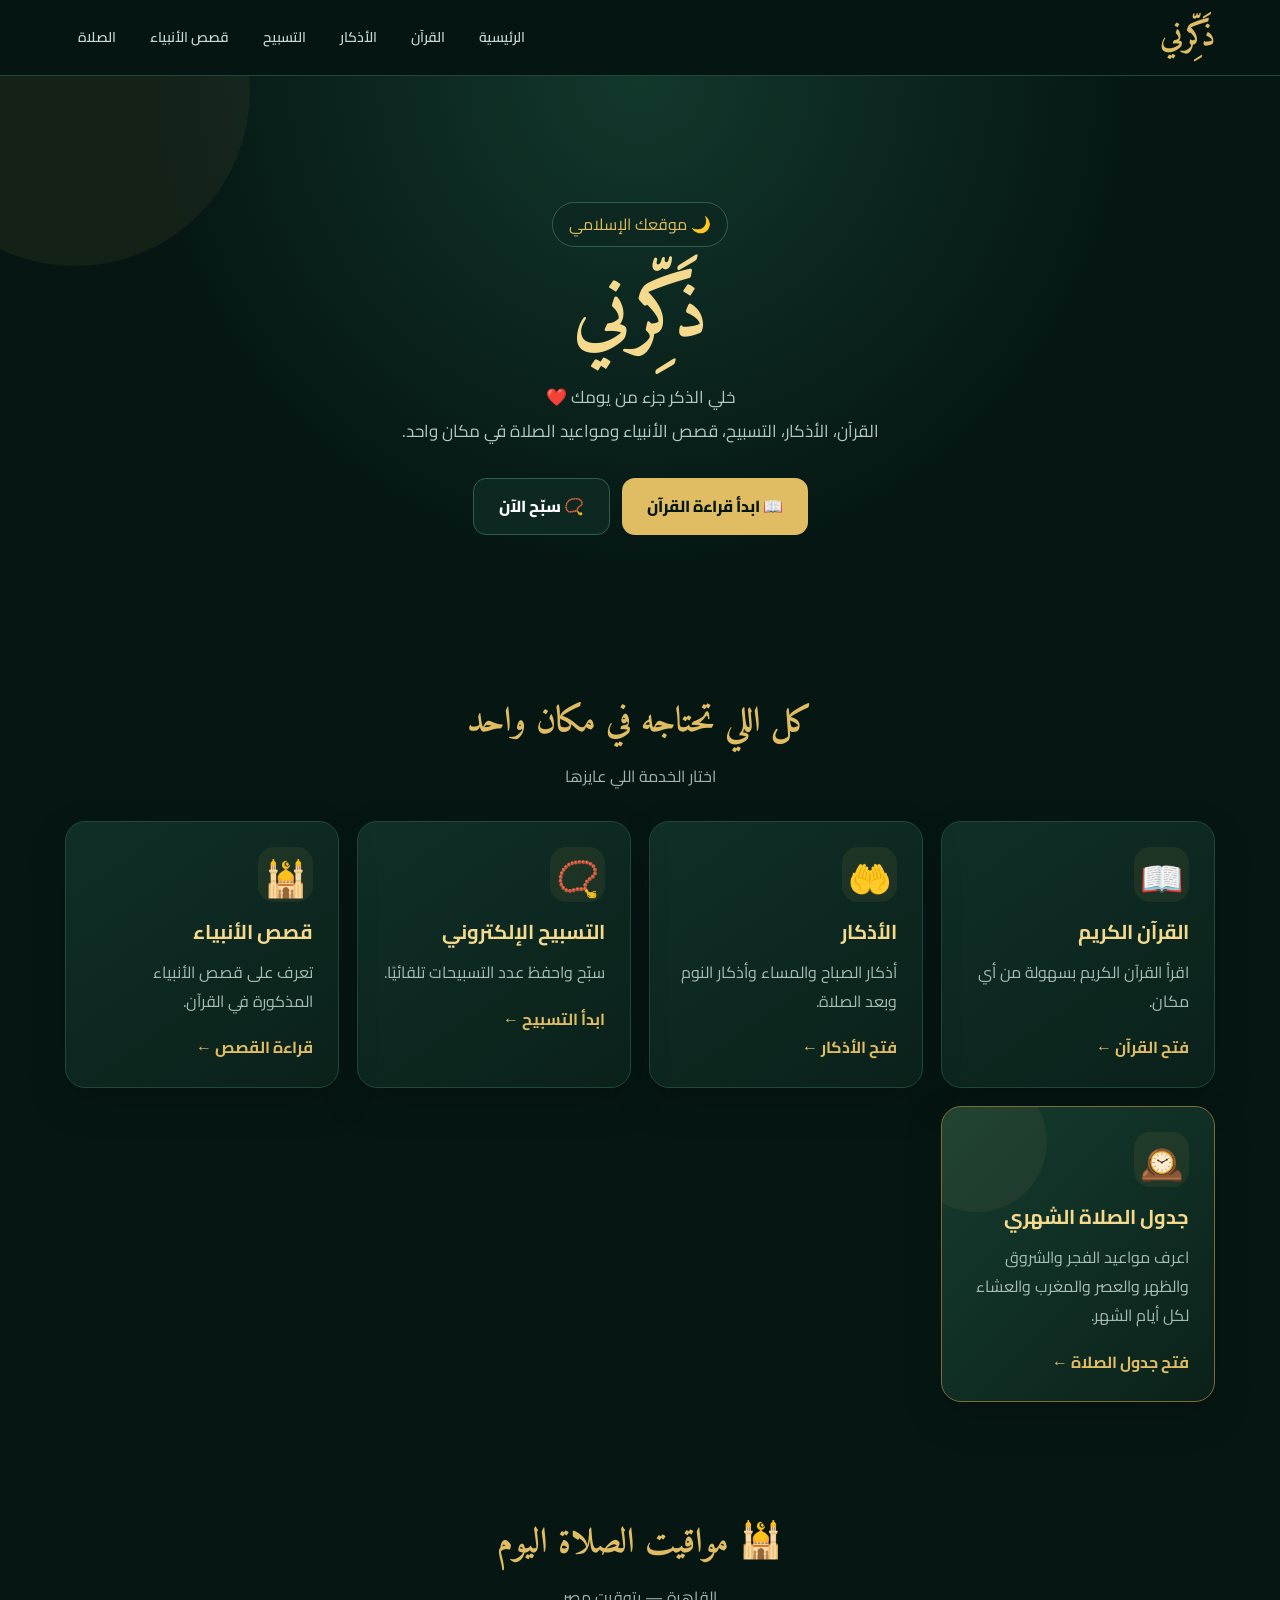
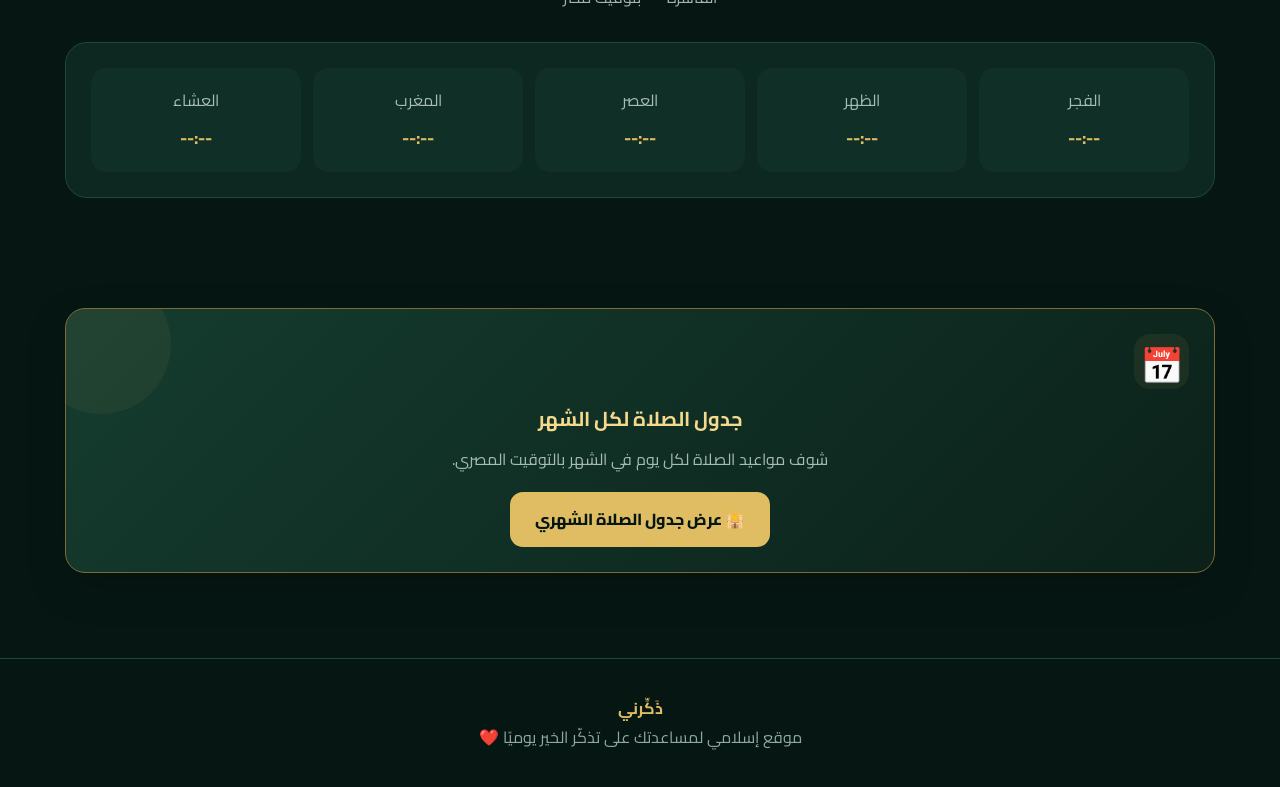
<file: index.html>
<!DOCTYPE html>
<html lang="ar" dir="rtl">

<head>
    <meta charset="UTF-8">
    <meta name="viewport" content="width=device-width, initial-scale=1.0">
    <meta name="theme-color" content="#061713">

    <title>ذَكِّرني | موقع إسلامي</title>

    <link rel="stylesheet" href="style.css">

    <link rel="preconnect" href="https://fonts.googleapis.com">
    <link rel="preconnect" href="https://fonts.gstatic.com" crossorigin>

    <link href="https://fonts.googleapis.com/css2?family=Cairo:wght@400;500;600;700;800&family=Amiri:wght@400;700&display=swap"
          rel="stylesheet">

    <style>

        * {
            box-sizing: border-box;
        }

        body {
            margin: 0;
            font-family: "Cairo", sans-serif;
            background: #061713;
            color: #fff;
        }

        a {
            text-decoration: none;
            color: inherit;
        }

        .container {
            width: min(1150px, 92%);
            margin: auto;
        }

        /* ================= HEADER ================= */

        header {
            position: sticky;
            top: 0;
            z-index: 1000;

            background: rgba(6, 23, 19, .94);
            backdrop-filter: blur(15px);

            border-bottom: 1px solid #21473a;
        }

        .nav {
            min-height: 75px;

            display: flex;
            align-items: center;
            justify-content: space-between;

            gap: 20px;
        }

        .logo {
            font-family: "Amiri", serif;
            font-size: 32px;
            font-weight: 700;
            color: #e0bd62;
        }

        .nav-links {
            display: flex;
            align-items: center;
            gap: 8px;
            flex-wrap: wrap;
        }

        .nav-links a {
            padding: 9px 13px;
            border-radius: 10px;

            color: #c8d7d1;

            transition: .2s;
        }

        .nav-links a:hover {
            background: #102f26;
            color: #e0bd62;
        }

        /* ================= HERO ================= */

        .hero {
            padding: 80px 0 55px;

            text-align: center;

            background:
                radial-gradient(
                    circle at top,
                    #12382c 0,
                    #061713 58%
                );
        }

        .hero-badge {
            display: inline-block;

            padding: 7px 16px;

            border: 1px solid #315d4e;
            border-radius: 50px;

            color: #e0bd62;
            background: #0c2820;

            margin-bottom: 20px;
        }

        .hero h1 {
            margin: 0;

            font-family: "Amiri", serif;

            font-size: clamp(45px, 8vw, 78px);

            color: #f5d98d;
        }

        .hero p {
            max-width: 650px;

            margin: 15px auto 30px;

            line-height: 2;

            color: #b4c8c1;

            font-size: 17px;
        }

        .hero-buttons {
            display: flex;
            justify-content: center;

            gap: 12px;
            flex-wrap: wrap;
        }

        .btn {
            display: inline-flex;

            align-items: center;
            justify-content: center;

            padding: 13px 25px;

            border-radius: 13px;

            font-weight: 800;

            transition: .2s;
        }

        .btn-primary {
            background: #e0bd62;
            color: #061713;
        }

        .btn-primary:hover {
            background: #f5d98d;
            transform: translateY(-2px);
        }

        .btn-secondary {
            border: 1px solid #315d4e;
            background: #0c2820;
            color: #fff;
        }

        .btn-secondary:hover {
            border-color: #e0bd62;
            color: #e0bd62;
        }

        /* ================= SECTIONS ================= */

        .section {
            padding: 55px 0;
        }

        .section-title {
            text-align: center;
            margin-bottom: 30px;
        }

        .section-title h2 {
            margin: 0 0 8px;

            font-family: "Amiri", serif;

            font-size: 35px;

            color: #e0bd62;
        }

        .section-title p {
            margin: 0;
            color: #9fb5ad;
        }

        /* ================= CARDS ================= */

        .cards {
            display: grid;

            grid-template-columns:
                repeat(auto-fit, minmax(220px, 1fr));

            gap: 18px;
        }

        .card {
            background:
                linear-gradient(
                    145deg,
                    #102f26,
                    #0a211a
                );

            border: 1px solid #21473a;

            border-radius: 20px;

            padding: 25px;

            min-height: 190px;

            transition: .25s;

            box-shadow: 0 15px 40px #0003;
        }

        .card:hover {
            transform: translateY(-6px);

            border-color: #e0bd62;

            box-shadow: 0 20px 55px #0005;
        }

        .card-icon {
            font-size: 35px;
            margin-bottom: 12px;
        }

        .card h3 {
            margin: 0 0 8px;

            color: #f5d98d;

            font-size: 20px;
        }

        .card p {
            margin: 0 0 18px;

            color: #a7bcb4;

            line-height: 1.8;
        }

        .card-link {
            color: #e0bd62;
            font-weight: 700;
        }

        /* ================= MONTHLY PRAYER ================= */

        .monthly-card {
            position: relative;
            overflow: hidden;

            background:
                linear-gradient(
                    135deg,
                    #153c2f,
                    #0b211a
                );

            border: 1px solid #806b38;
        }

        .monthly-card::before {
            content: "";

            position: absolute;

            width: 140px;
            height: 140px;

            border-radius: 50%;

            background: #e0bd62;

            opacity: .06;

            left: -35px;
            top: -35px;
        }

        /* ================= PRAYER ================= */

        .prayer-box {
            background: #0c2820;

            border: 1px solid #21473a;

            border-radius: 22px;

            padding: 25px;
        }

        .prayer-grid {
            display: grid;

            grid-template-columns:
                repeat(5, 1fr);

            gap: 12px;
        }

        .prayer {
            text-align: center;

            padding: 18px 10px;

            background: #102f26;

            border-radius: 15px;
        }

        .prayer span {
            display: block;

            color: #a7bcb4;

            margin-bottom: 7px;
        }

        .prayer strong {
            color: #e0bd62;

            font-size: 18px;
        }

        /* ================= FOOTER ================= */

        footer {
            margin-top: 30px;

            padding: 35px 0;

            text-align: center;

            border-top: 1px solid #21473a;

            color: #8fa8a0;
        }

        footer strong {
            color: #e0bd62;
        }

        /* ================= MOBILE ================= */

        @media (max-width: 700px) {

            .nav {
                padding: 12px 0;
                flex-direction: column;
            }

            .nav-links {
                justify-content: center;
            }

            .hero {
                padding-top: 55px;
            }

            .prayer-grid {
                grid-template-columns: repeat(2, 1fr);
            }

            .prayer:last-child {
                grid-column: 1 / -1;
            }

        }

        @media (max-width: 430px) {

            .nav-links a {
                font-size: 13px;
                padding: 7px 9px;
            }

            .hero p {
                font-size: 15px;
            }

            .prayer-grid {
                grid-template-columns: 1fr;
            }

            .prayer:last-child {
                grid-column: auto;
            }

        }

    </style>

</head>

<body>

<!-- ================= HEADER ================= -->

<header>

    <div class="container nav">

        <a href="index.html" class="logo">
            ذَكِّرني
        </a>

        <nav class="nav-links">

            <a href="index.html">
                الرئيسية
            </a>

            <a href="quran.html">
                القرآن
            </a>

            <a href="adhkar.html">
                الأذكار
            </a>

            <a href="tasbeeh.html">
                التسبيح
            </a>

            <a href="prophets.html">
                قصص الأنبياء
            </a>

            <a href="monthly-prayer.html">
                الصلاة
            </a>

        </nav>

    </div>

</header>


<!-- ================= HERO ================= -->

<section class="hero">

    <div class="container">

        <div class="hero-badge">
            🌙 موقعك الإسلامي
        </div>

        <h1>
            ذَكِّرني
        </h1>

        <p>
            خلي الذكر جزء من يومك ❤️
            <br>
            القرآن، الأذكار، التسبيح، قصص الأنبياء
            ومواعيد الصلاة في مكان واحد.
        </p>

        <div class="hero-buttons">

            <a href="quran.html"
               class="btn btn-primary">

                📖 ابدأ قراءة القرآن

            </a>

            <a href="tasbeeh.html"
               class="btn btn-secondary">

                📿 سبّح الآن

            </a>

        </div>

    </div>

</section>


<!-- ================= SERVICES ================= -->

<section class="section">

    <div class="container">

        <div class="section-title">

            <h2>
                كل اللي تحتاجه في مكان واحد
            </h2>

            <p>
                اختار الخدمة اللي عايزها
            </p>

        </div>


        <div class="cards">


            <!-- القرآن -->

            <a href="quran.html"
               class="card">

                <div class="card-icon">
                    📖
                </div>

                <h3>
                    القرآن الكريم
                </h3>

                <p>
                    اقرأ القرآن الكريم
                    بسهولة من أي مكان.
                </p>

                <span class="card-link">
                    فتح القرآن ←
                </span>

            </a>


            <!-- الأذكار -->

            <a href="adhkar.html"
               class="card">

                <div class="card-icon">
                    🤲
                </div>

                <h3>
                    الأذكار
                </h3>

                <p>
                    أذكار الصباح والمساء
                    وأذكار النوم وبعد الصلاة.
                </p>

                <span class="card-link">
                    فتح الأذكار ←
                </span>

            </a>


            <!-- التسبيح -->

            <a href="tasbeeh.html"
               class="card">

                <div class="card-icon">
                    📿
                </div>

                <h3>
                    التسبيح الإلكتروني
                </h3>

                <p>
                    سبّح واحفظ عدد التسبيحات
                    تلقائيًا.
                </p>

                <span class="card-link">
                    ابدأ التسبيح ←
                </span>

            </a>


            <!-- قصص الأنبياء -->

            <a href="prophets.html"
               class="card">

                <div class="card-icon">
                    🕌
                </div>

                <h3>
                    قصص الأنبياء
                </h3>

                <p>
                    تعرف على قصص الأنبياء
                    المذكورة في القرآن.
                </p>

                <span class="card-link">
                    قراءة القصص ←
                </span>

            </a>


            <!-- جدول الصلاة -->

            <a href="monthly-prayer.html"
               class="card monthly-card">

                <div class="card-icon">
                    🕰️
                </div>

                <h3>
                    جدول الصلاة الشهري
                </h3>

                <p>
                    اعرف مواعيد الفجر والشروق
                    والظهر والعصر والمغرب والعشاء
                    لكل أيام الشهر.
                </p>

                <span class="card-link">
                    فتح جدول الصلاة ←
                </span>

            </a>


        </div>

    </div>

</section>


<!-- ================= TODAY PRAYER ================= -->

<section class="section">

    <div class="container">

        <div class="section-title">

            <h2>
                🕌 مواقيت الصلاة اليوم
            </h2>

            <p>
                القاهرة — بتوقيت مصر
            </p>

        </div>


        <div class="prayer-box">

            <div class="prayer-grid">


                <div class="prayer">

                    <span>
                        الفجر
                    </span>

                    <strong id="fajr">
                        جاري التحميل...
                    </strong>

                </div>


                <div class="prayer">

                    <span>
                        الظهر
                    </span>

                    <strong id="dhuhr">
                        جاري التحميل...
                    </strong>

                </div>


                <div class="prayer">

                    <span>
                        العصر
                    </span>

                    <strong id="asr">
                        جاري التحميل...
                    </strong>

                </div>


                <div class="prayer">

                    <span>
                        المغرب
                    </span>

                    <strong id="maghrib">
                        جاري التحميل...
                    </strong>

                </div>


                <div class="prayer">

                    <span>
                        العشاء
                    </span>

                    <strong id="isha">
                        جاري التحميل...
                    </strong>

                </div>


            </div>

        </div>

    </div>

</section>


<!-- ================= MONTHLY CTA ================= -->

<section class="section">

    <div class="container">

        <div class="card monthly-card"
             style="text-align:center;">

            <div class="card-icon">
                📅
            </div>

            <h3>
                جدول الصلاة لكل الشهر
            </h3>

            <p>
                شوف مواعيد الصلاة لكل يوم
                في الشهر بالتوقيت المصري.
            </p>

            <a href="monthly-prayer.html"
               class="btn btn-primary">

                🕌 عرض جدول الصلاة الشهري

            </a>

        </div>

    </div>

</section>


<!-- ================= FOOTER ================= -->

<footer>

    <div class="container">

        <strong>
            ذَكِّرني
        </strong>

        <br>

        موقع إسلامي لمساعدتك
        على تذكّر الخير يوميًا ❤️

    </div>

</footer>


<script>

    /* =========================================
       مواقيت الصلاة - القاهرة - مصر
       ========================================= */

    async function loadPrayerTimes() {

        try {

            const now = new Date();

            const day = now.getDate();
            const month = now.getMonth() + 1;
            const year = now.getFullYear();

            const url =
                `https://api.aladhan.com/v1/timingsByCity/${day}-${month}-${year}?city=Cairo&country=Egypt&method=5`;

            const response = await fetch(url);

            if (!response.ok) {
                throw new Error("Prayer API Error");
            }

            const result = await response.json();

            if (!result.data || !result.data.timings) {
                throw new Error("Invalid prayer data");
            }

            const timings = result.data.timings;


            document.getElementById("fajr").textContent =
                toEgyptianTime(timings.Fajr);

            document.getElementById("dhuhr").textContent =
                toEgyptianTime(timings.Dhuhr);

            document.getElementById("asr").textContent =
                toEgyptianTime(timings.Asr);

            document.getElementById("maghrib").textContent =
                toEgyptianTime(timings.Maghrib);

            document.getElementById("isha").textContent =
                toEgyptianTime(timings.Isha);

        }

        catch (error) {

            console.error(
                "Prayer times error:",
                error
            );

            document.getElementById("fajr").textContent = "--:--";
            document.getElementById("dhuhr").textContent = "--:--";
            document.getElementById("asr").textContent = "--:--";
            document.getElementById("maghrib").textContent = "--:--";
            document.getElementById("isha").textContent = "--:--";

        }

    }


    /* =========================================
       تحويل 24 ساعة إلى التوقيت المصري
       مثال:
       05:10 → 5:10 ص
       15:30 → 3:30 م
       ========================================= */

    function toEgyptianTime(time) {

        if (!time) {
            return "--:--";
        }

        time = time
            .toString()
            .split(" ")[0];

        let parts = time.split(":");

        let hour = Number(parts[0]);
        let minute = Number(parts[1]);

        if (isNaN(hour) || isNaN(minute)) {
            return "--:--";
        }

        const period = hour >= 12 ? "م" : "ص";

        hour = hour % 12;

        if (hour === 0) {
            hour = 12;
        }

        return `${hour}:${String(minute).padStart(2, "0")} ${period}`;

    }


    loadPrayerTimes();

</script>

</body>

</html>
</file>
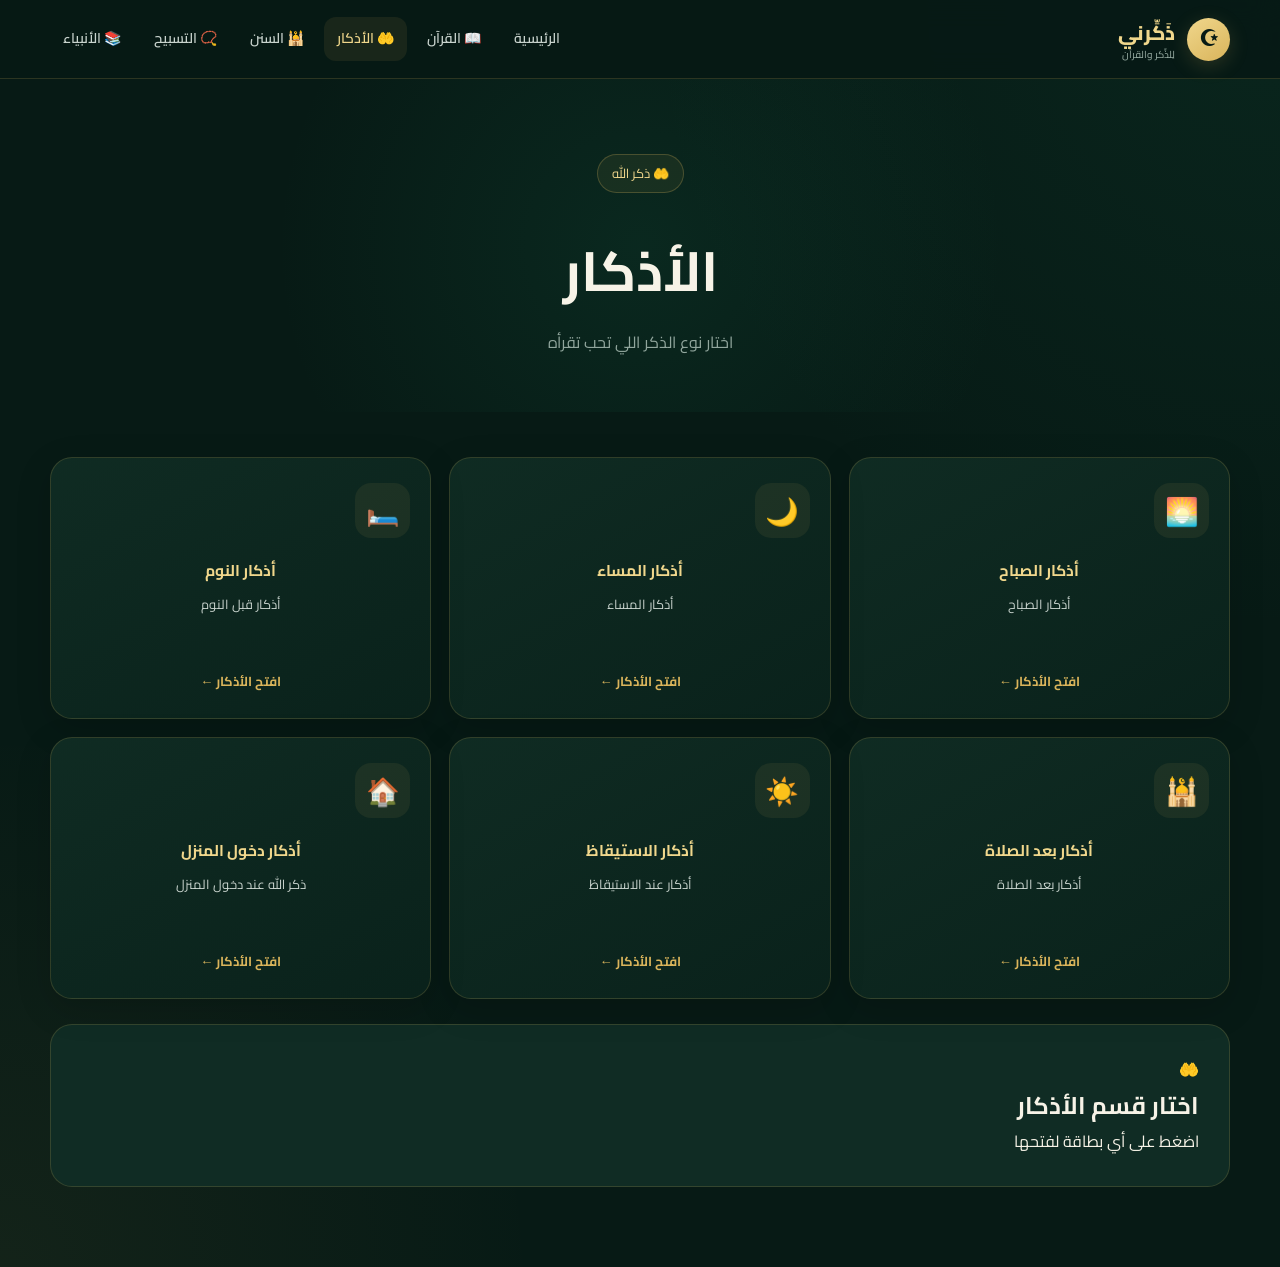
<file: adhkar.html>
<!DOCTYPE html>
<html lang="ar" dir="rtl">

<head>

<meta charset="UTF-8">

<meta name="viewport"
      content="width=device-width, initial-scale=1.0">

<title>الأذكار | ذَكِّرني</title>

<link rel="stylesheet" href="style.css">

<link rel="preconnect"
      href="https://fonts.googleapis.com">

<link rel="preconnect"
      href="https://fonts.gstatic.com"
      crossorigin>

<link href="https://fonts.googleapis.com/css2?family=Amiri:wght@400;700&family=Cairo:wght@400;600;700;800&display=swap"
      rel="stylesheet">

</head>

<body>

<header class="header">

<div class="container nav">

<a class="logo" href="index.html">
    <span class="logo-mark">☪</span>
    <span>
        ذَكِّرني
        <small>لِلذِّكر والقرآن</small>
    </span>
</a>

<button class="menu-btn"
        id="menuBtn">
    ☰
</button>

<nav class="nav-links"
     id="navLinks">

<a href="index.html">
    الرئيسية
</a>

<a href="quran.html">
    📖 القرآن
</a>

<a href="adhkar.html"
   class="active">
    🤲 الأذكار
</a>

<a href="sunnah.html">
    🕌 السنن
</a>

<a href="tasbeeh.html">
    📿 التسبيح
</a>

<a href="prophets.html">
    📚 الأنبياء
</a>

</nav>

</div>

</header>


<section class="page-hero">

<div class="container">

<span class="badge">
    🤲 ذكر الله
</span>

<h1>
    الأذكار
</h1>

<p>
    اختار نوع الذكر اللي تحب تقرأه
</p>

</div>

</section>


<section class="page-content">

<div class="container">

<div id="adhkarGrid"
     class="adhkar-grid">
</div>


<div id="dhikrReader"
     class="dhikr-reader">

<div class="reader-empty">

<div class="reader-empty-icon">
    🤲
</div>

<h2>
    اختار قسم الأذكار
</h2>

<p>
    اضغط على أي بطاقة لفتحها
</p>

</div>

</div>

</div>

</section>


<script src="adhkar.js"></script>

</body>

</html>
</file>
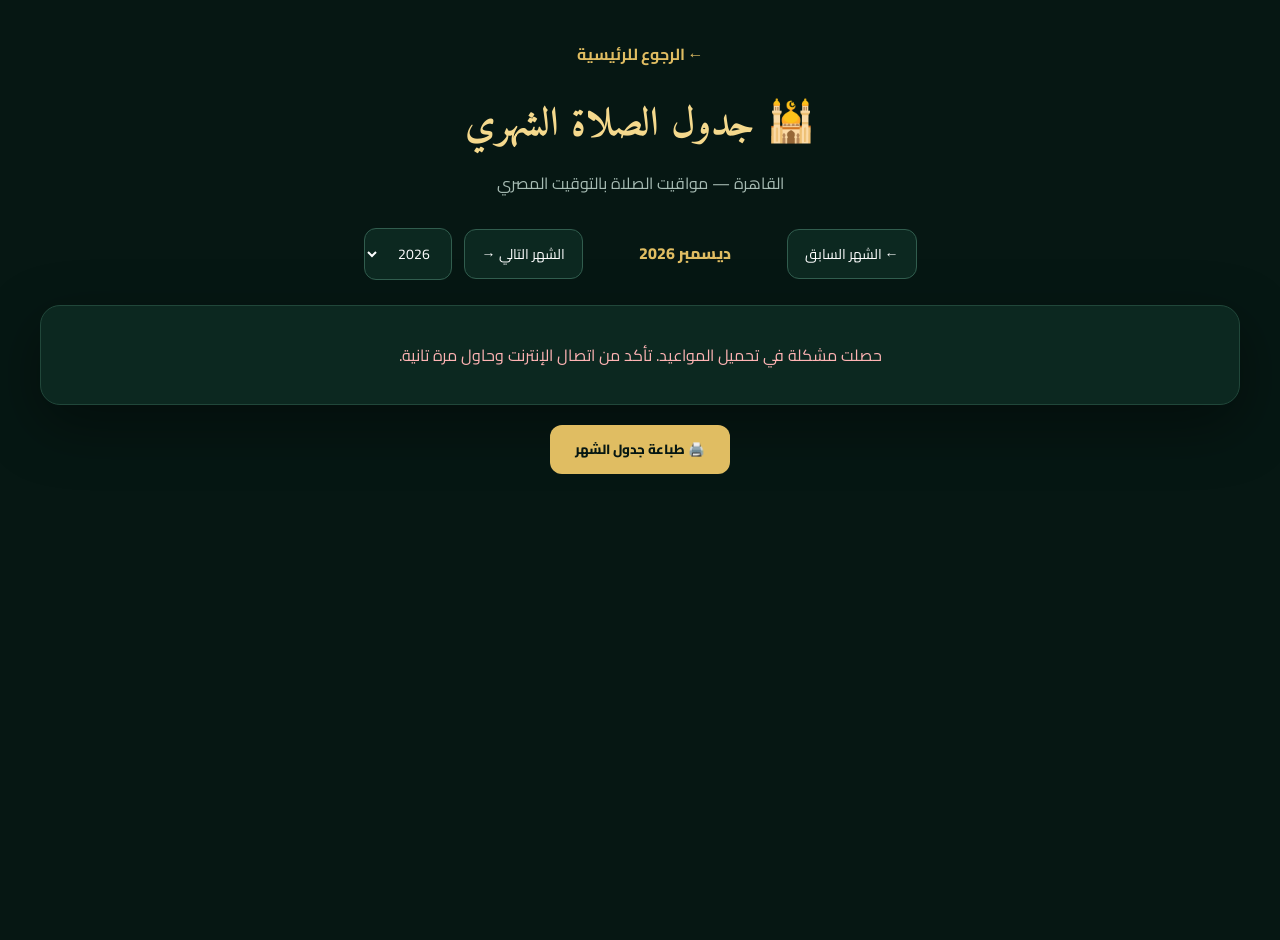
<file: monthly-prayer.html>
<!DOCTYPE html>
<html lang="ar" dir="rtl">

<head>

    <meta charset="UTF-8">

    <meta name="viewport"
          content="width=device-width, initial-scale=1.0">

    <meta name="theme-color"
          content="#061713">

    <title>
        جدول الصلاة الشهري | ذَكِّرني
    </title>

    <link rel="stylesheet"
          href="style.css">

    <link rel="preconnect"
          href="https://fonts.googleapis.com">

    <link rel="preconnect"
          href="https://fonts.gstatic.com"
          crossorigin>

    <link href="https://fonts.googleapis.com/css2?family=Cairo:wght@400;500;600;700;800&family=Amiri:wght@400;700&display=swap"
          rel="stylesheet">


    <style>

        * {
            box-sizing: border-box;
        }

        body {

            margin: 0;

            font-family: "Cairo", sans-serif;

            background: #061713;

            color: white;

        }


        .page {

            width: min(1200px, 94%);

            margin: 40px auto 60px;

        }


        /* HEADER */

        .top {

            text-align: center;

            margin-bottom: 30px;

        }


        .top a {

            display: inline-block;

            margin-bottom: 20px;

            color: #e0bd62;

            text-decoration: none;

            font-weight: 700;

        }


        .top h1 {

            margin: 0 0 8px;

            font-family: "Amiri", serif;

            color: #f5d98d;

            font-size: 40px;

        }


        .top p {

            margin: 0;

            color: #a7bcb4;

        }


        /* CONTROLS */

        .controls {

            display: flex;

            justify-content: center;

            align-items: center;

            gap: 12px;

            flex-wrap: wrap;

            margin-bottom: 25px;

        }


        .controls button,
        .controls select {

            font-family: "Cairo", sans-serif;

            border: 1px solid #315d4e;

            border-radius: 12px;

            padding: 11px 17px;

            background: #0c2820;

            color: white;

            cursor: pointer;

            font-size: 14px;

        }


        .controls button:hover,
        .controls select:hover {

            border-color: #e0bd62;

        }


        .month-title {

            min-width: 180px;

            text-align: center;

            color: #e0bd62;

            font-weight: 800;

        }


        /* TABLE */

        .table-wrapper {

            overflow-x: auto;

            background: #0c2820;

            border: 1px solid #21473a;

            border-radius: 20px;

            box-shadow: 0 20px 60px #0006;

        }


        table {

            width: 100%;

            border-collapse: collapse;

            min-width: 850px;

        }


        th {

            padding: 15px 10px;

            background: #102f26;

            color: #e0bd62;

            font-weight: 800;

            white-space: nowrap;

        }


        td {

            padding: 13px 10px;

            text-align: center;

            border-top: 1px solid #21473a;

            color: #f7f7f1;

            white-space: nowrap;

        }


        tbody tr:hover {

            background: #102f26;

        }


        .day {

            color: #e0bd62;

            font-weight: 800;

        }


        .today {

            background: rgba(224, 189, 98, .10);

        }


        .today td {

            color: #f5d98d;

            font-weight: 700;

        }


        .loading {

            text-align: center;

            padding: 40px;

            color: #a7bcb4;

        }


        .error {

            text-align: center;

            padding: 35px;

            color: #ffb4b4;

        }


        /* PRINT */

        .print-btn {

            display: block;

            margin: 20px auto 0;

            border: 0;

            background: #e0bd62;

            color: #061713;

            font-family: "Cairo", sans-serif;

            font-weight: 800;

            padding: 12px 25px;

            border-radius: 12px;

            cursor: pointer;

        }


        .print-btn:hover {

            background: #f5d98d;

        }


        @media (max-width: 600px) {

            .top h1 {

                font-size: 30px;

            }


            .controls {

                flex-direction: column;

            }


            .controls button,
            .controls select {

                width: 100%;

            }


            .month-title {

                order: -1;

            }

        }


        @media print {

            body {

                background: white;

                color: black;

            }


            .top a,
            .controls,
            .print-btn {

                display: none;

            }


            .page {

                width: 100%;

                margin: 0;

            }


            .top h1 {

                color: black;

            }


            .top p {

                color: black;

            }


            .table-wrapper {

                box-shadow: none;

                border: 1px solid #999;

            }


            th {

                background: #eee;

                color: black;

            }


            td {

                color: black;

                border-color: #ccc;

            }

        }

    </style>

</head>


<body>


<div class="page">


    <!-- HEADER -->

    <div class="top">

        <a href="index.html">
            ← الرجوع للرئيسية
        </a>

        <h1>
            🕌 جدول الصلاة الشهري
        </h1>

        <p>
            القاهرة — مواقيت الصلاة بالتوقيت المصري
        </p>

    </div>


    <!-- CONTROLS -->

    <div class="controls">

        <button id="prevMonth">
            ← الشهر السابق
        </button>


        <div class="month-title"
             id="monthTitle">

            جاري التحميل...

        </div>


        <button id="nextMonth">
            الشهر التالي →
        </button>


        <select id="yearSelect">
        </select>

    </div>


    <!-- TABLE -->

    <div class="table-wrapper">

        <div id="loading"
             class="loading">

            🕌 جاري تحميل مواعيد الصلاة...

        </div>


        <table id="prayerTable"
               style="display:none;">

            <thead>

                <tr>

                    <th>
                        اليوم
                    </th>

                    <th>
                        التاريخ
                    </th>

                    <th>
                        الفجر
                    </th>

                    <th>
                        الشروق
                    </th>

                    <th>
                        الظهر
                    </th>

                    <th>
                        العصر
                    </th>

                    <th>
                        المغرب
                    </th>

                    <th>
                        العشاء
                    </th>

                </tr>

            </thead>


            <tbody id="prayerBody">

            </tbody>

        </table>


        <div id="error"
             class="error"
             style="display:none;">

        </div>

    </div>


    <!-- PRINT -->

    <button class="print-btn"
            onclick="window.print()">

        🖨️ طباعة جدول الشهر

    </button>


</div>


<script>


    /* =========================
       إعدادات المدينة
       ========================= */

    const city = "Cairo";

    const country = "Egypt";


    /* =========================
       أسماء الشهور
       ========================= */

    const arabicMonths = [

        "يناير",
        "فبراير",
        "مارس",
        "أبريل",
        "مايو",
        "يونيو",
        "يوليو",
        "أغسطس",
        "سبتمبر",
        "أكتوبر",
        "نوفمبر",
        "ديسمبر"

    ];


    /* =========================
       أيام الأسبوع
       ========================= */

    const arabicDays = [

        "الأحد",
        "الاثنين",
        "الثلاثاء",
        "الأربعاء",
        "الخميس",
        "الجمعة",
        "السبت"

    ];


    /* =========================
       التاريخ الحالي
       ========================= */

    let currentDate = new Date();


    const monthTitle =
        document.getElementById("monthTitle");


    const prayerBody =
        document.getElementById("prayerBody");


    const loading =
        document.getElementById("loading");


    const errorBox =
        document.getElementById("error");


    const prayerTable =
        document.getElementById("prayerTable");


    const yearSelect =
        document.getElementById("yearSelect");


    /* =========================
       السنوات
       ========================= */

    const currentYear =
        new Date().getFullYear();


    for (
        let year = currentYear - 5;
        year <= currentYear + 5;
        year++
    ) {

        const option =
            document.createElement("option");

        option.value = year;

        option.textContent = year;

        yearSelect.appendChild(option);

    }


    yearSelect.value = currentYear;


    /* =========================
       تحميل الشهر
       ========================= */

    function loadPrayerTimes() {

        const month =
            currentDate.getMonth() + 1;

        const year =
            currentDate.getFullYear();


        yearSelect.value = year;


        monthTitle.textContent =
            `${arabicMonths[month - 1]} ${year}`;


        loading.style.display = "block";

        prayerTable.style.display = "none";

        errorBox.style.display = "none";


        const url =
            `https://api.aladhan.com/v1/calendarByCity/${year}/${month}?city=${city}&country=${country}&method=5`;


        fetch(url)

            .then(response => {

                if (!response.ok) {

                    throw new Error(
                        "API Error"
                    );

                }

                return response.json();

            })


            .then(data => {

                if (
                    !data ||
                    !data.data ||
                    !Array.isArray(data.data)
                ) {

                    throw new Error(
                        "Invalid data"
                    );

                }


                prayerBody.innerHTML = "";


                const today =
                    new Date();


                data.data.forEach(day => {


                    const dayNumber =
                        Number(
                            day.date.gregorian.day
                        );


                    const rowDate =
                        new Date(
                            year,
                            month - 1,
                            dayNumber
                        );


                    const isToday =
                        today.getFullYear() === year &&
                        today.getMonth() === month - 1 &&
                        today.getDate() === dayNumber;


                    const row =
                        document.createElement("tr");


                    if (isToday) {

                        row.classList.add(
                            "today"
                        );

                    }


                    row.innerHTML = `

                        <td class="day">
                            ${arabicDays[rowDate.getDay()]}
                        </td>

                        <td>
                            ${dayNumber}/${month}
                        </td>

                        <td>
                            ${toEgyptianTime(day.timings.Fajr)}
                        </td>

                        <td>
                            ${toEgyptianTime(day.timings.Sunrise)}
                        </td>

                        <td>
                            ${toEgyptianTime(day.timings.Dhuhr)}
                        </td>

                        <td>
                            ${toEgyptianTime(day.timings.Asr)}
                        </td>

                        <td>
                            ${toEgyptianTime(day.timings.Maghrib)}
                        </td>

                        <td>
                            ${toEgyptianTime(day.timings.Isha)}
                        </td>

                    `;


                    prayerBody.appendChild(row);

                });


                loading.style.display = "none";

                prayerTable.style.display = "table";

            })


            .catch(error => {

                console.error(error);


                loading.style.display = "none";

                prayerTable.style.display = "none";

                errorBox.style.display = "block";


                errorBox.textContent =
                    "حصلت مشكلة في تحميل المواعيد. تأكد من اتصال الإنترنت وحاول مرة تانية.";

            });

    }


    /* =========================
       تحويل الوقت المصري
       ========================= */

    function toEgyptianTime(time) {

        if (!time) {

            return "--:--";

        }


        time =
            time
                .toString()
                .split(" ")[0];


        let parts =
            time.split(":");


        let hour =
            Number(parts[0]);


        let minute =
            Number(parts[1]);


        if (
            isNaN(hour) ||
            isNaN(minute)
        ) {

            return "--:--";

        }


        const period =
            hour >= 12 ? "م" : "ص";


        hour =
            hour % 12;


        if (hour === 0) {

            hour = 12;

        }


        return `${hour}:${String(minute).padStart(2, "0")} ${period}`;

    }


    /* =========================
       الشهر السابق
       ========================= */

    document
        .getElementById("prevMonth")
        .addEventListener("click", () => {

            currentDate.setMonth(
                currentDate.getMonth() - 1
            );

            loadPrayerTimes();

        });


    /* =========================
       الشهر التالي
       ========================= */

    document
        .getElementById("nextMonth")
        .addEventListener("click", () => {

            currentDate.setMonth(
                currentDate.getMonth() + 1
            );

            loadPrayerTimes();

        });


    /* =========================
       تغيير السنة
       ========================= */

    yearSelect.addEventListener(
        "change",
        () => {

            currentDate.setFullYear(
                Number(yearSelect.value)
            );

            loadPrayerTimes();

        }
    );


    /* =========================
       تشغيل الصفحة
       ========================= */

    loadPrayerTimes();

</script>


</body>

</html>
</file>
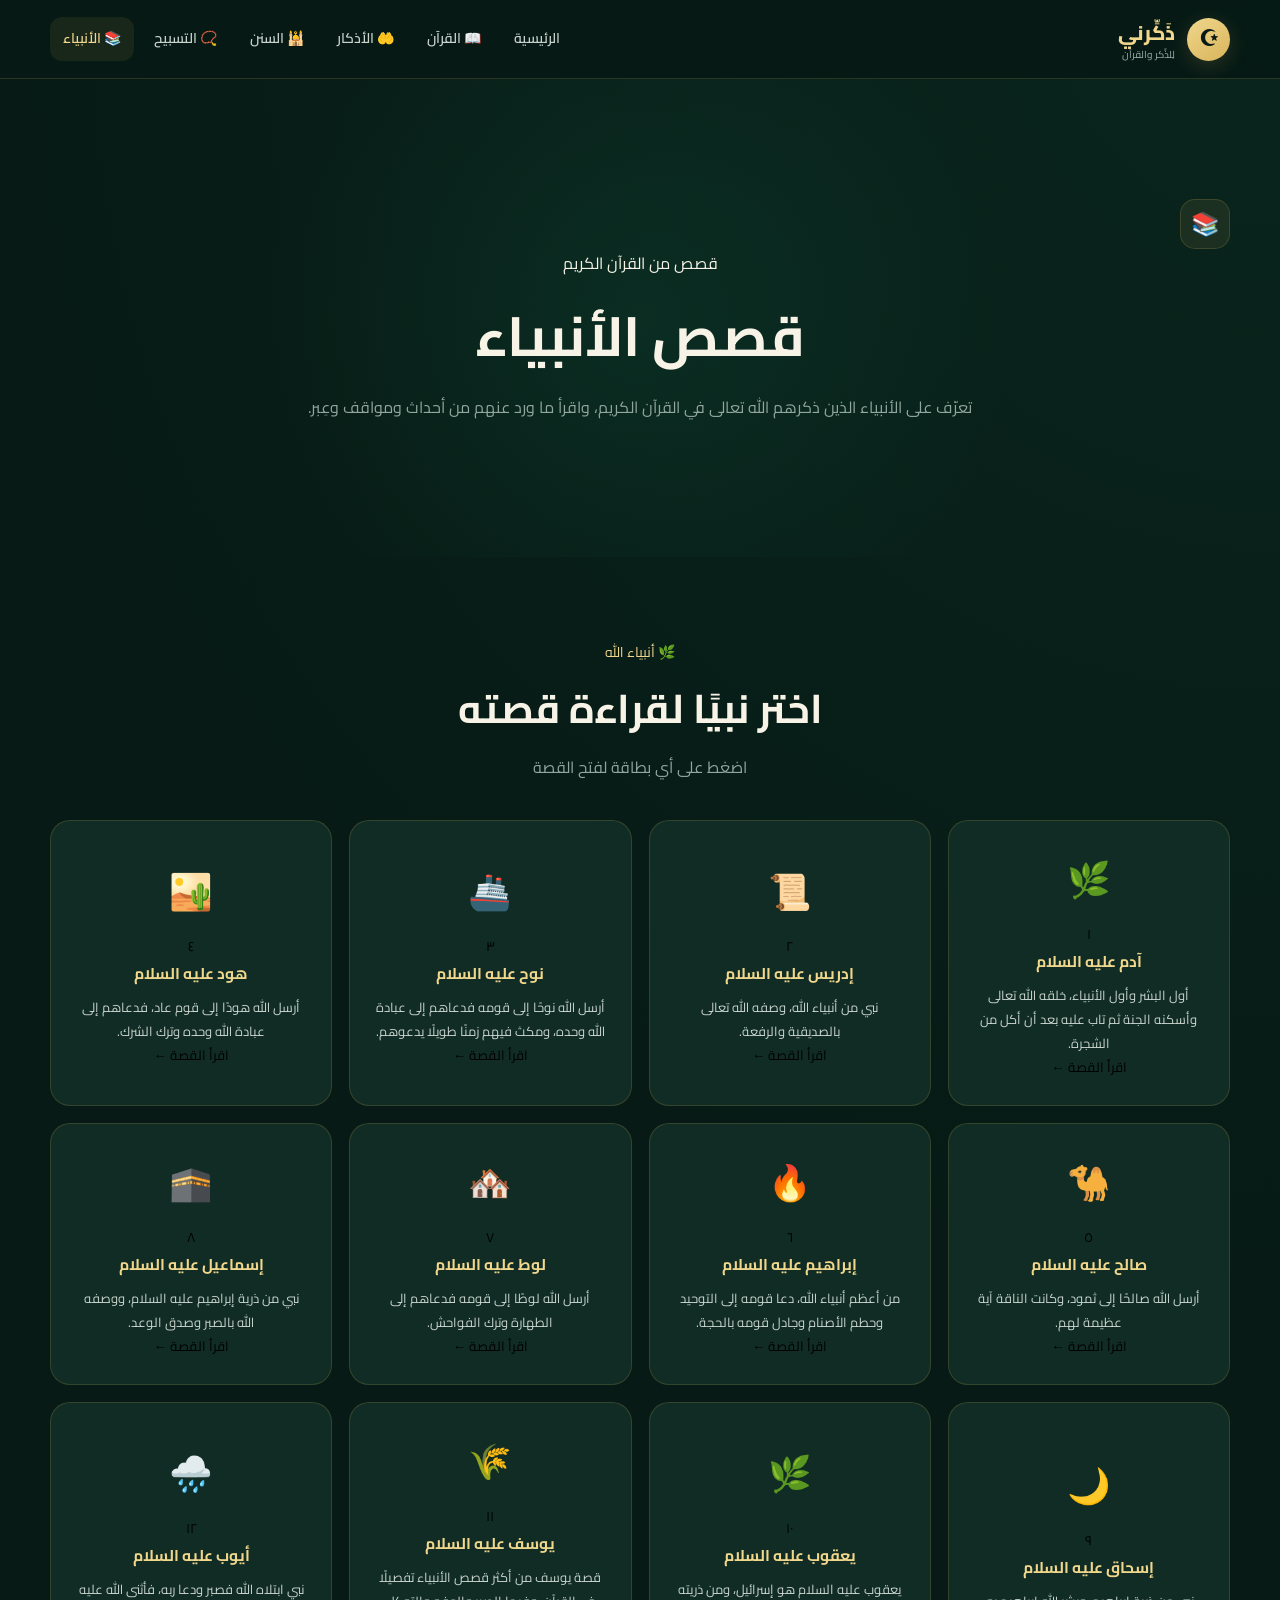
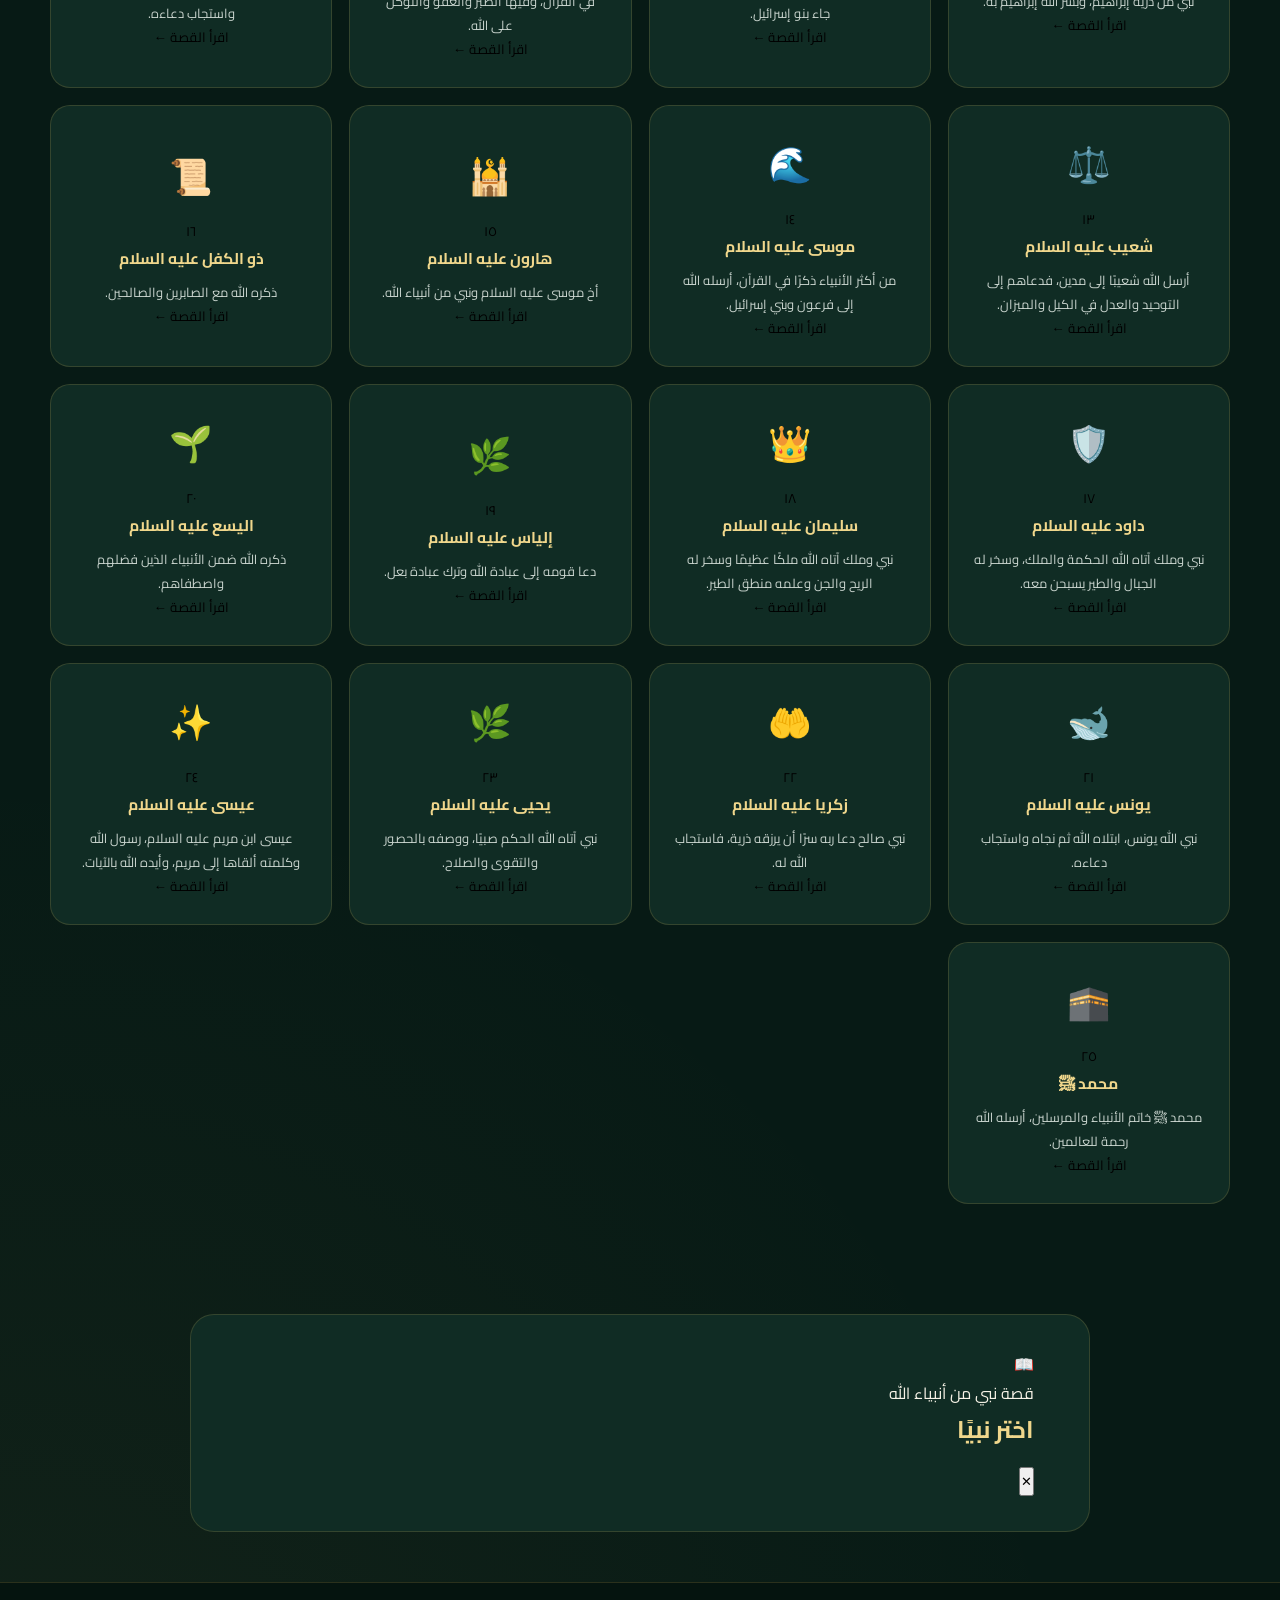
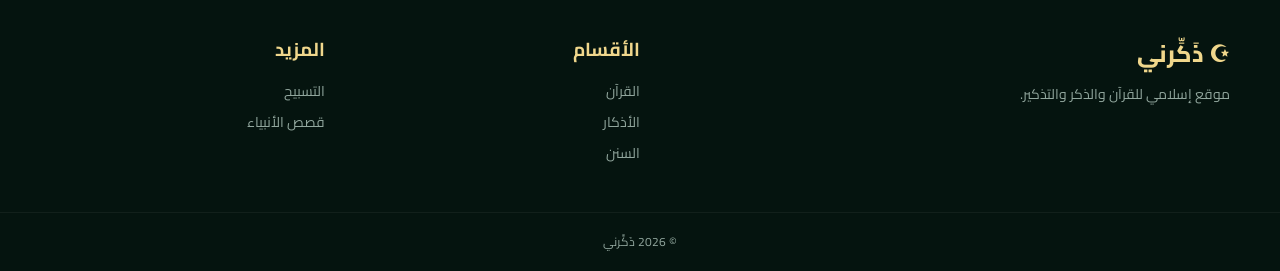
<file: prophets.html>
<!DOCTYPE html>
<html lang="ar" dir="rtl">

<head>
    <meta charset="UTF-8">

    <meta name="viewport"
          content="width=device-width, initial-scale=1.0">

    <title>قصص الأنبياء | ذَكِّرني</title>

    <meta
        name="description"
        content="قصص الأنبياء والمرسلين كما وردت في القرآن الكريم"
    >

    <link rel="preconnect"
          href="https://fonts.googleapis.com">

    <link rel="preconnect"
          href="https://fonts.gstatic.com"
          crossorigin>

    <link
        href="https://fonts.googleapis.com/css2?family=Amiri:wght@400;700&family=Cairo:wght@400;500;600;700;800&display=swap"
        rel="stylesheet"
    >

    <link rel="stylesheet" href="style.css">
</head>

<body>

<header class="header">

    <div class="container nav">

        <a href="index.html" class="logo">

            <span class="logo-mark">☪</span>

            <span>
                ذَكِّرني
                <small>لِلذِّكر والقرآن</small>
            </span>

        </a>

        <button
            class="menu-btn"
            id="menuBtn"
            type="button"
        >
            ☰
        </button>

        <nav
            class="nav-links"
            id="navLinks"
        >

            <a href="index.html">
                الرئيسية
            </a>

            <a href="quran.html">
                📖 القرآن
            </a>

            <a href="adhkar.html">
                🤲 الأذكار
            </a>

            <a href="sunnah.html">
                🕌 السنن
            </a>

            <a href="tasbeeh.html">
                📿 التسبيح
            </a>

            <a
                href="prophets.html"
                class="active"
            >
                📚 الأنبياء
            </a>

        </nav>

    </div>

</header>


<main>

    <!-- مقدمة الصفحة -->

    <section class="page-hero">

        <div class="container page-content">

            <div class="section-icon">
                📚
            </div>

            <span>
                قصص من القرآن الكريم
            </span>

            <h1>
                قصص الأنبياء
            </h1>

            <p>
                تعرّف على الأنبياء الذين ذكرهم
                الله تعالى في القرآن الكريم،
                واقرأ ما ورد عنهم من أحداث
                ومواقف وعِبر.
            </p>

        </div>

    </section>


    <!-- قائمة الأنبياء -->

    <section class="section">

        <div class="container">

            <div class="title-center">

                <span>
                    🌿 أنبياء الله
                </span>

                <h2>
                    اختر نبيًا لقراءة قصته
                </h2>

                <p>
                    اضغط على أي بطاقة لفتح القصة
                </p>

            </div>


            <div
                id="prophetsGrid"
                class="prophets-grid"
            >

                <div class="loading">
                    ⏳ جاري تحميل القصص...
                </div>

            </div>

        </div>

    </section>


    <!-- قارئ القصة -->

    <section
        id="storyReader"
        class="story-reader"
    >

        <div class="container">

            <div class="story-header">

                <div
                    id="storyHeaderIcon"
                    class="story-header-icon"
                >
                    📖
                </div>

                <div>

                    <span>
                        قصة نبي من أنبياء الله
                    </span>

                    <h2 id="storyTitle">
                        اختر نبيًا
                    </h2>

                </div>

                <button
                    id="closeStory"
                    class="close-story"
                    type="button"
                    aria-label="إغلاق القصة"
                >
                    ✕
                </button>

            </div>


            <div
                id="storyContent"
                class="story-content"
            >

            </div>

        </div>

    </section>

</main>


<footer class="footer">

    <div class="container footer-grid">

        <div>

            <div class="footer-logo">
                ☪ ذَكِّرني
            </div>

            <p>
                موقع إسلامي للقرآن والذكر والتذكير.
            </p>

        </div>


        <div>

            <h3>
                الأقسام
            </h3>

            <a href="quran.html">
                القرآن
            </a>

            <a href="adhkar.html">
                الأذكار
            </a>

            <a href="sunnah.html">
                السنن
            </a>

        </div>


        <div>

            <h3>
                المزيد
            </h3>

            <a href="tasbeeh.html">
                التسبيح
            </a>

            <a href="prophets.html">
                قصص الأنبياء
            </a>

        </div>

    </div>


    <div class="footer-bottom">
        © 2026 ذَكِّرني
    </div>

</footer>


<script src="prophets.js"></script>

</body>
</html>
</file>
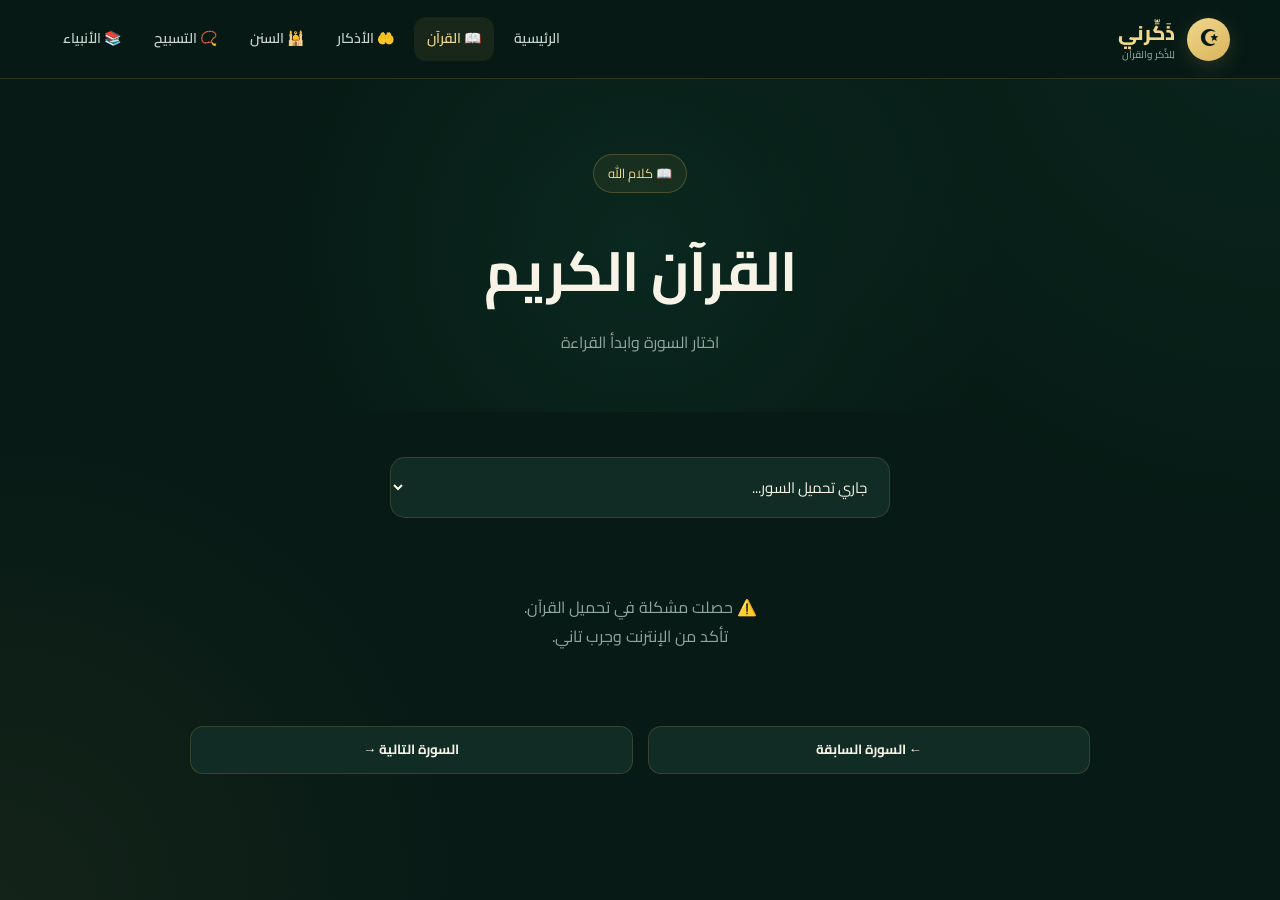
<file: quran.html>
<!DOCTYPE html>
<html lang="ar" dir="rtl">

<head>

<meta charset="UTF-8">

<meta name="viewport"
      content="width=device-width, initial-scale=1.0">

<title>القرآن الكريم | ذَكِّرني</title>

<link rel="stylesheet" href="style.css">

<link rel="preconnect"
      href="https://fonts.googleapis.com">

<link rel="preconnect"
      href="https://fonts.gstatic.com"
      crossorigin>

<link href="https://fonts.googleapis.com/css2?family=Amiri:wght@400;700&family=Cairo:wght@400;600;700;800&display=swap"
      rel="stylesheet">

</head>

<body>

<header class="header">

<div class="container nav">

<a class="logo" href="index.html">
    <span class="logo-mark">☪</span>
    <span>
        ذَكِّرني
        <small>لِلذِّكر والقرآن</small>
    </span>
</a>

<button class="menu-btn"
        id="menuBtn">
    ☰
</button>

<nav class="nav-links"
     id="navLinks">

<a href="index.html">الرئيسية</a>
<a href="quran.html" class="active">📖 القرآن</a>
<a href="adhkar.html">🤲 الأذكار</a>
<a href="sunnah.html">🕌 السنن</a>
<a href="tasbeeh.html">📿 التسبيح</a>
<a href="prophets.html">📚 الأنبياء</a>

</nav>

</div>

</header>


<section class="page-hero">

<div class="container">

<span class="badge">
    📖 كلام الله
</span>

<h1>
    القرآن الكريم
</h1>

<p>
    اختار السورة وابدأ القراءة
</p>

</div>

</section>


<section class="page-content">

<div class="container">

<div class="quran-controls">

<select id="surahSelect"
        class="surah-select">

<option>
    جاري تحميل السور...
</option>

</select>

</div>


<div id="quranReader"
     class="quran-reader">

<h2 class="quran-title">
    القرآن الكريم
</h2>

<p style="text-align:center">
    جاري تحميل السورة...
</p>

</div>


<div class="quran-navigation">

<button id="prevSurah">
    ← السورة السابقة
</button>

<button id="nextSurah">
    السورة التالية →
</button>

</div>

</div>

</section>


<script src="quran.js"></script>

</body>

</html>
</file>
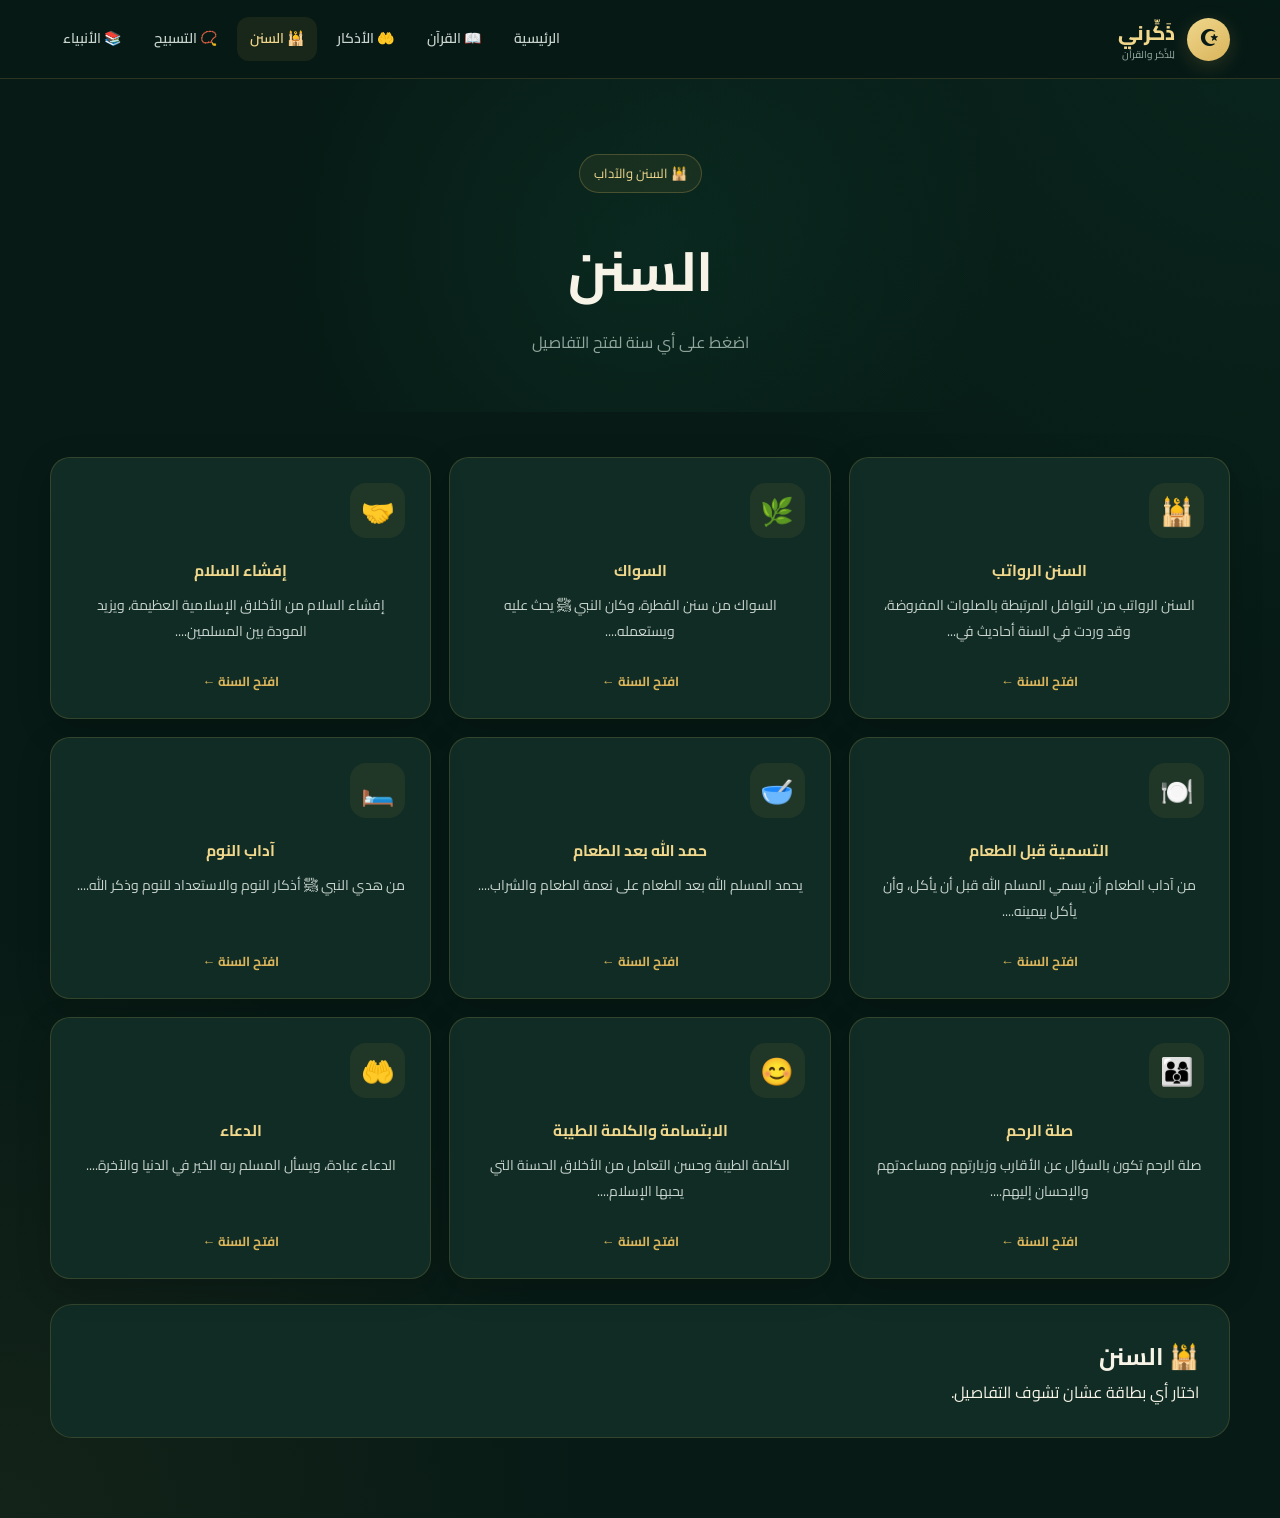
<file: sunnah.html>
<!DOCTYPE html>
<html lang="ar" dir="rtl">

<head>

<meta charset="UTF-8">

<meta name="viewport"
      content="width=device-width, initial-scale=1.0">

<title>السنن | ذَكِّرني</title>

<link rel="stylesheet" href="style.css">

<link rel="preconnect"
      href="https://fonts.googleapis.com">

<link rel="preconnect"
      href="https://fonts.gstatic.com"
      crossorigin>

<link href="https://fonts.googleapis.com/css2?family=Amiri:wght@400;700&family=Cairo:wght@400;600;700;800&display=swap"
      rel="stylesheet">

</head>

<body>

<header class="header">

<div class="container nav">

<a class="logo" href="index.html">
    <span class="logo-mark">☪</span>
    <span>
        ذَكِّرني
        <small>لِلذِّكر والقرآن</small>
    </span>
</a>

<button class="menu-btn"
        id="menuBtn">
    ☰
</button>

<nav class="nav-links"
     id="navLinks">

<a href="index.html">الرئيسية</a>
<a href="quran.html">📖 القرآن</a>
<a href="adhkar.html">🤲 الأذكار</a>
<a href="sunnah.html" class="active">🕌 السنن</a>
<a href="tasbeeh.html">📿 التسبيح</a>
<a href="prophets.html">📚 الأنبياء</a>

</nav>

</div>

</header>


<section class="page-hero">

<div class="container">

<span class="badge">
    🕌 السنن والآداب
</span>

<h1>
    السنن
</h1>

<p>
    اضغط على أي سنة لفتح التفاصيل
</p>

</div>

</section>


<section class="page-content">

<div class="container">

<div id="sunnahGrid"
     class="sunnah-grid">
</div>


<div id="sunnahReader"
     class="sunnah-reader">

<h2>
    🕌 السنن
</h2>

<p>
    اختار أي بطاقة عشان تشوف التفاصيل.
</p>

</div>

</div>

</section>


<script src="sunnah.js"></script>

</body>

</html>
</file>
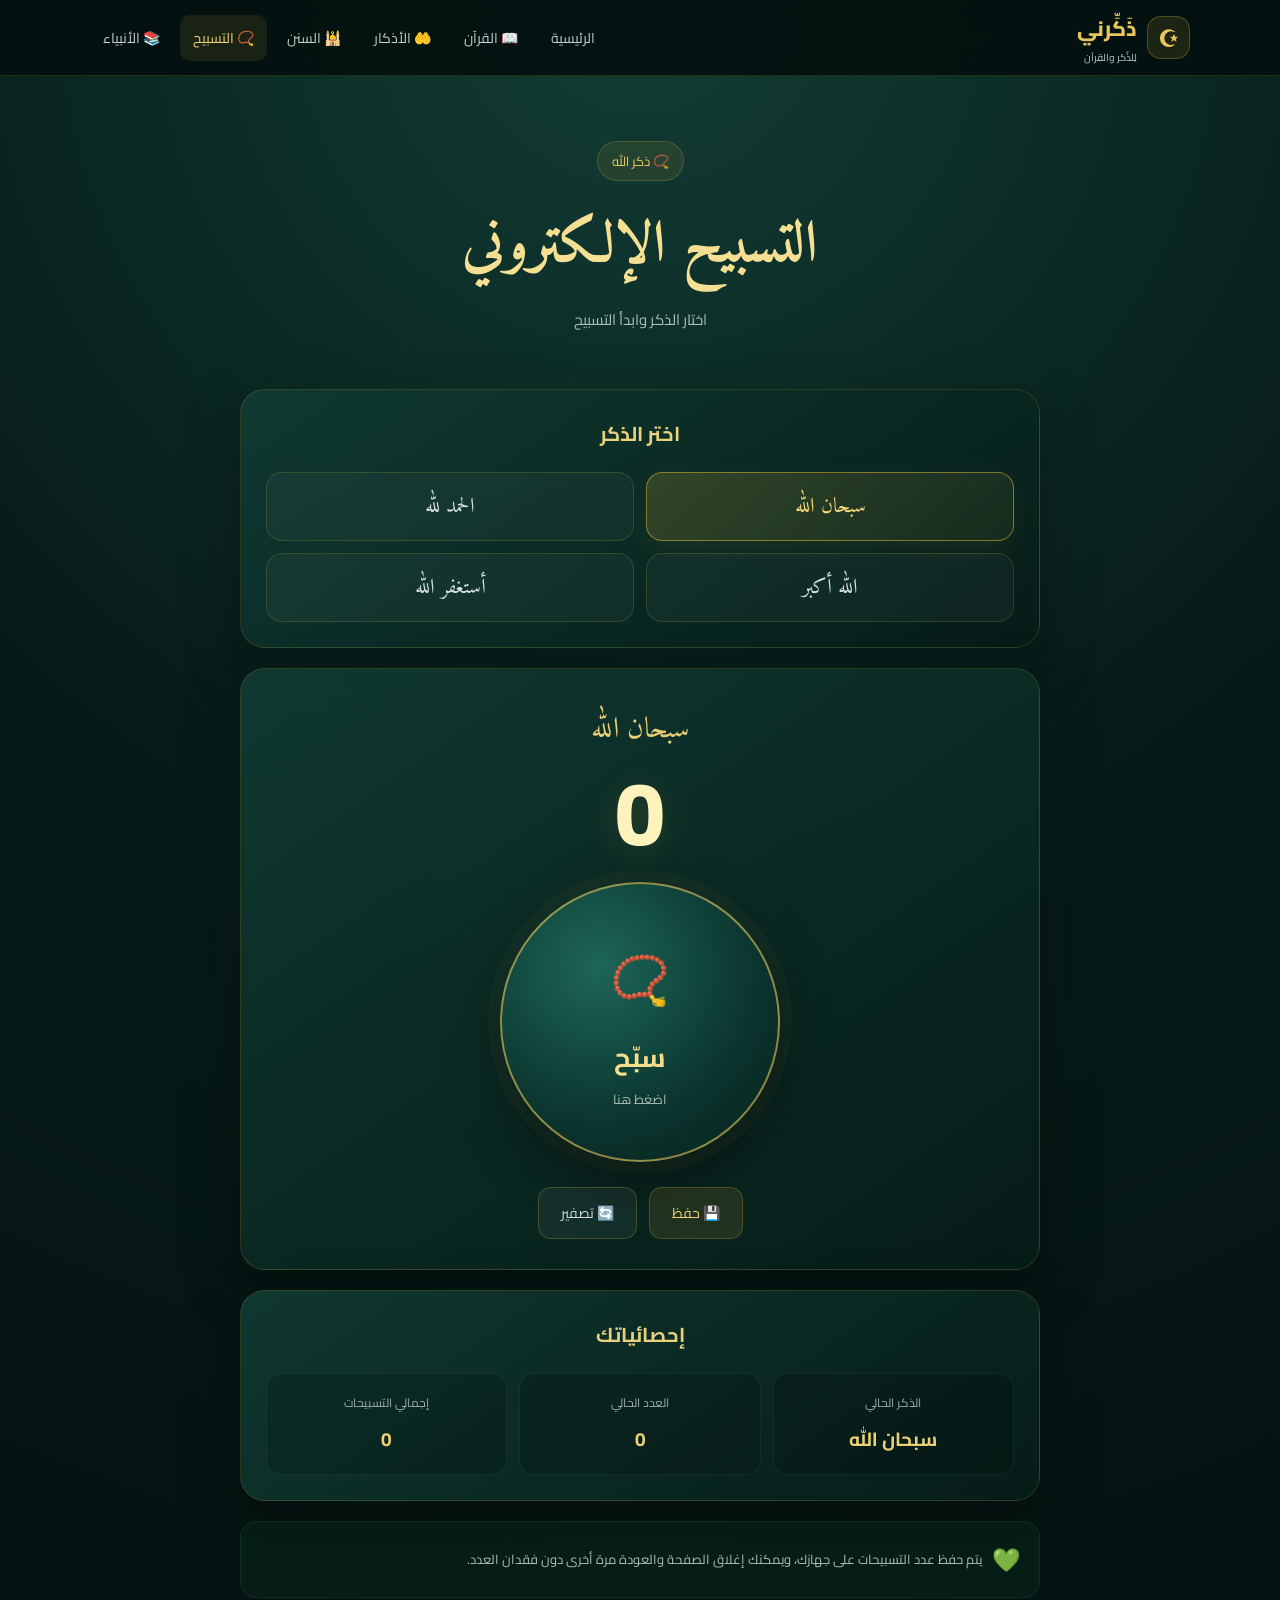
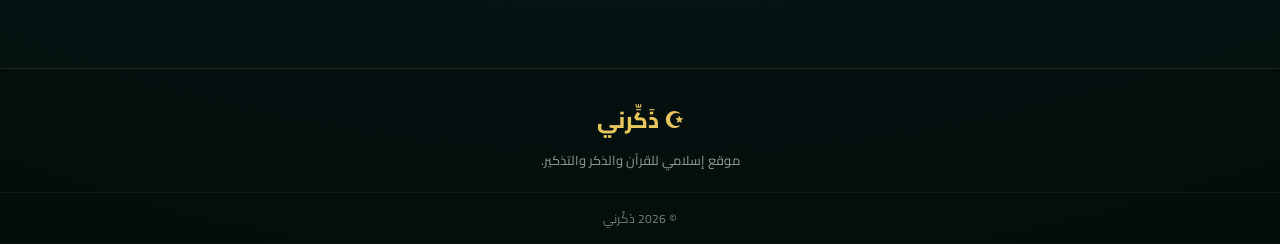
<file: tasbeeh.html>
<!DOCTYPE html>
<html lang="ar" dir="rtl">

<head>
    <meta charset="UTF-8">

    <meta name="viewport"
          content="width=device-width, initial-scale=1.0">

    <title>التسبيح | ذَكِّرني</title>

    <link rel="preconnect"
          href="https://fonts.googleapis.com">

    <link rel="preconnect"
          href="https://fonts.gstatic.com"
          crossorigin>

    <link href="https://fonts.googleapis.com/css2?family=Amiri:wght@400;700&family=Cairo:wght@400;500;600;700;800&display=swap"
          rel="stylesheet">


    <style>

        * {
            box-sizing: border-box;
            margin: 0;
            padding: 0;
        }

        body {
            font-family: "Cairo", sans-serif;
            background:
                radial-gradient(circle at top, #123d35 0%, #071b18 45%, #04110f 100%);
            color: #f5f0dc;
            min-height: 100vh;
        }

        button {
            font-family: inherit;
        }

        a {
            text-decoration: none;
            color: inherit;
        }


        /* =========================
           HEADER
        ========================= */

        .header {
            position: sticky;
            top: 0;
            z-index: 1000;

            background: rgba(4, 17, 15, 0.94);
            backdrop-filter: blur(14px);

            border-bottom: 1px solid rgba(212, 175, 55, 0.18);
        }

        .container {
            width: min(1100px, 92%);
            margin: auto;
        }

        .nav {
            min-height: 75px;

            display: flex;
            align-items: center;
            justify-content: space-between;

            gap: 20px;
        }

        .logo {
            display: flex;
            align-items: center;
            gap: 10px;

            font-size: 21px;
            font-weight: 800;

            color: #e7c75d;
        }

        .logo-mark {
            width: 43px;
            height: 43px;

            display: grid;
            place-items: center;

            border-radius: 14px;

            background: rgba(212, 175, 55, 0.12);

            border: 1px solid rgba(212, 175, 55, 0.3);

            font-size: 23px;
        }

        .logo small {
            display: block;

            color: #aebeb8;

            font-size: 10px;
            font-weight: 500;
        }


        .nav-links {
            display: flex;
            align-items: center;
            gap: 7px;
        }

        .nav-links a {
            padding: 10px 13px;

            border-radius: 10px;

            color: #c7d1cd;

            font-size: 14px;

            transition: 0.2s;
        }

        .nav-links a:hover,
        .nav-links a.active {
            color: #f2d477;

            background: rgba(212, 175, 55, 0.1);
        }


        .menu-btn {
            display: none;

            border: 1px solid rgba(212, 175, 55, 0.25);

            background: rgba(255,255,255,0.05);

            color: #f2d477;

            width: 44px;
            height: 44px;

            border-radius: 12px;

            font-size: 22px;

            cursor: pointer;
        }


        /* =========================
           PAGE HERO
        ========================= */

        .page-hero {
            text-align: center;

            padding: 65px 20px 45px;
        }

        .badge {
            display: inline-block;

            padding: 7px 14px;

            border-radius: 999px;

            background: rgba(212, 175, 55, 0.1);

            border: 1px solid rgba(212, 175, 55, 0.22);

            color: #e6c85b;

            font-size: 13px;

            margin-bottom: 15px;
        }

        .page-hero h1 {
            font-family: "Amiri", serif;

            font-size: clamp(38px, 6vw, 58px);

            color: #f5df92;

            margin-bottom: 7px;
        }

        .page-hero p {
            color: #aebeb8;

            font-size: 15px;
        }


        /* =========================
           MAIN
        ========================= */

        .page-content {
            padding: 10px 0 70px;
        }

        .tasbeeh-wrapper {
            width: min(800px, 100%);
            margin: auto;

            display: grid;
            gap: 20px;
        }


        /* =========================
           CARDS
        ========================= */

        .tasbeeh-card,
        .tasbeeh-counter-card {
            background:
                linear-gradient(
                    145deg,
                    rgba(17, 59, 51, 0.92),
                    rgba(6, 28, 24, 0.95)
                );

            border: 1px solid rgba(212, 175, 55, 0.18);

            border-radius: 25px;

            padding: 25px;

            box-shadow:
                0 20px 60px rgba(0,0,0,0.25);
        }

        .tasbeeh-card h2 {
            text-align: center;

            color: #e9d27b;

            margin-bottom: 20px;

            font-size: 20px;
        }


        /* =========================
           DHIKR OPTIONS
        ========================= */

        .dhikr-options {
            display: grid;

            grid-template-columns:
                repeat(2, 1fr);

            gap: 12px;
        }

        .dhikr-option {
            border: 1px solid rgba(212, 175, 55, 0.18);

            background: rgba(255,255,255,0.035);

            color: #d7e0dc;

            border-radius: 16px;

            padding: 15px 10px;

            font-family: "Amiri", serif;

            font-size: 21px;

            cursor: pointer;

            transition: 0.2s;
        }

        .dhikr-option:hover {
            transform: translateY(-2px);

            border-color: rgba(212,175,55,0.45);
        }

        .dhikr-option.active {
            background:
                linear-gradient(
                    135deg,
                    rgba(212,175,55,0.2),
                    rgba(212,175,55,0.07)
                );

            color: #f3d979;

            border-color: rgba(212,175,55,0.55);

            box-shadow:
                0 8px 25px rgba(212,175,55,0.08);
        }


        /* =========================
           COUNTER
        ========================= */

        .tasbeeh-counter-card {
            text-align: center;

            padding: 35px 20px 30px;
        }

        .current-dhikr {
            font-family: "Amiri", serif;

            color: #e7cd73;

            font-size: 29px;

            margin-bottom: 12px;
        }

        .tasbeeh-count {
            font-size: clamp(55px, 12vw, 90px);

            line-height: 1;

            font-weight: 800;

            color: #fff3bd;

            margin-bottom: 25px;

            text-shadow:
                0 5px 30px rgba(212,175,55,0.15);
        }


        /* =========================
           MAIN BUTTON
        ========================= */

        .tasbeeh-main-button {
            width: min(280px, 85vw);
            aspect-ratio: 1 / 1;

            border-radius: 50%;

            border: 2px solid rgba(231, 199, 93, 0.6);

            background:
                radial-gradient(
                    circle at 35% 30%,
                    #1d6658,
                    #0b342d 60%,
                    #06201b 100%
                );

            color: #f4dd8b;

            cursor: pointer;

            display: flex;
            flex-direction: column;
            align-items: center;
            justify-content: center;

            margin: auto;

            box-shadow:
                0 0 0 12px rgba(212,175,55,0.035),
                0 20px 55px rgba(0,0,0,0.4);

            transition:
                transform 0.12s,
                box-shadow 0.12s;
        }

        .tasbeeh-main-button:hover {
            transform: scale(1.025);
        }

        .tasbeeh-main-button:active {
            transform: scale(0.94);
        }

        .tasbeeh-main-button span {
            font-size: 48px;

            margin-bottom: 8px;
        }

        .tasbeeh-main-button strong {
            font-size: 27px;
        }

        .tasbeeh-main-button small {
            color: #aebeb8;

            font-size: 13px;

            margin-top: 5px;
        }

        .tasbeeh-click {
            animation: tasbeehPulse 0.25s ease;
        }

        @keyframes tasbeehPulse {

            0% {
                transform: scale(1);
            }

            50% {
                transform: scale(0.94);
            }

            100% {
                transform: scale(1);
            }

        }


        /* =========================
           ACTIONS
        ========================= */

        .tasbeeh-actions {
            display: flex;

            justify-content: center;

            gap: 12px;

            margin-top: 25px;
        }

        .tasbeeh-actions button {
            border-radius: 13px;

            padding: 12px 22px;

            cursor: pointer;

            font-size: 14px;

            border: 1px solid rgba(212,175,55,0.25);

            transition: 0.2s;
        }

        .save-btn {
            background: rgba(212,175,55,0.12);

            color: #efd477;
        }

        .reset-btn {
            background: rgba(255,255,255,0.05);

            color: #d2d9d6;
        }

        .tasbeeh-actions button:hover {
            transform: translateY(-2px);

            border-color: rgba(212,175,55,0.5);
        }


        /* =========================
           STATS
        ========================= */

        .stats-grid {
            display: grid;

            grid-template-columns:
                repeat(3, 1fr);

            gap: 12px;
        }

        .stat-box {
            background: rgba(0,0,0,0.16);

            border: 1px solid rgba(255,255,255,0.06);

            border-radius: 15px;

            padding: 17px 10px;

            text-align: center;
        }

        .stat-box span {
            display: block;

            color: #9eafaa;

            font-size: 12px;

            margin-bottom: 7px;
        }

        .stat-box strong {
            color: #ecd376;

            font-size: 19px;

            word-break: break-word;
        }


        /* =========================
           NOTE
        ========================= */

        .tasbeeh-note {
            display: flex;

            align-items: center;

            gap: 10px;

            padding: 16px 18px;

            border-radius: 16px;

            background: rgba(47, 139, 103, 0.08);

            border: 1px solid rgba(47,139,103,0.16);
        }

        .tasbeeh-note span {
            font-size: 23px;
        }

        .tasbeeh-note p {
            color: #aebeb8;

            font-size: 13px;

            line-height: 1.8;
        }


        /* =========================
           FOOTER
        ========================= */

        .footer {
            border-top: 1px solid rgba(212,175,55,0.12);

            background: rgba(0,0,0,0.2);

            text-align: center;

            padding-top: 30px;
        }

        .footer-logo {
            color: #e7c75d;

            font-size: 22px;

            font-weight: 800;
        }

        .footer p {
            color: #8e9d99;

            font-size: 13px;

            margin: 7px 0 20px;
        }

        .footer-bottom {
            border-top: 1px solid rgba(255,255,255,0.05);

            padding: 14px;

            color: #71817c;

            font-size: 12px;
        }


        /* =========================
           MOBILE
        ========================= */

        @media (max-width: 700px) {

            .menu-btn {
                display: block;
            }

            .nav {
                position: relative;
            }

            .nav-links {
                position: absolute;

                top: 70px;
                right: 0;
                left: 0;

                display: none;

                flex-direction: column;

                padding: 12px;

                background: #071b18;

                border: 1px solid rgba(212,175,55,0.16);

                border-radius: 16px;
            }

            .nav-links.show {
                display: flex;
            }

            .nav-links a {
                width: 100%;

                text-align: center;
            }

            .page-hero {
                padding-top: 45px;
            }

            .dhikr-options {
                grid-template-columns: 1fr;
            }

            .stats-grid {
                grid-template-columns: 1fr;
            }

            .tasbeeh-main-button {
                width: min(245px, 75vw);
            }

            .tasbeeh-actions {
                flex-direction: column;
            }

            .tasbeeh-actions button {
                width: 100%;
            }

        }

    </style>

</head>


<body>


<header class="header">

    <div class="container nav">

        <a href="index.html"
           class="logo">

            <span class="logo-mark">☪</span>

            <span>
                ذَكِّرني
                <small>لِلذِّكر والقرآن</small>
            </span>

        </a>


        <button
            class="menu-btn"
            id="menuBtn"
            type="button">

            ☰

        </button>


        <nav
            class="nav-links"
            id="navLinks">

            <a href="index.html">
                الرئيسية
            </a>

            <a href="quran.html">
                📖 القرآن
            </a>

            <a href="adhkar.html">
                🤲 الأذكار
            </a>

            <a href="sunnah.html">
                🕌 السنن
            </a>

            <a href="tasbeeh.html"
               class="active">

                📿 التسبيح

            </a>

            <a href="prophets.html">
                📚 الأنبياء
            </a>

        </nav>

    </div>

</header>



<section class="page-hero">

    <div class="container">

        <span class="badge">
            📿 ذكر الله
        </span>

        <h1>
            التسبيح الإلكتروني
        </h1>

        <p>
            اختار الذكر وابدأ التسبيح
        </p>

    </div>

</section>



<main class="page-content">

    <div class="container">

        <div class="tasbeeh-wrapper">


            <!-- اختيار الذكر -->

            <div class="tasbeeh-card">

                <h2>
                    اختر الذكر
                </h2>


                <div
                    class="dhikr-options"
                    id="dhikrOptions">


                    <button
                        class="dhikr-option active"
                        type="button"
                        data-dhikr="سبحان الله">

                        سبحان الله

                    </button>


                    <button
                        class="dhikr-option"
                        type="button"
                        data-dhikr="الحمد لله">

                        الحمد لله

                    </button>


                    <button
                        class="dhikr-option"
                        type="button"
                        data-dhikr="الله أكبر">

                        الله أكبر

                    </button>


                    <button
                        class="dhikr-option"
                        type="button"
                        data-dhikr="أستغفر الله">

                        أستغفر الله

                    </button>


                </div>

            </div>



            <!-- العداد -->

            <div class="tasbeeh-counter-card">


                <div
                    class="current-dhikr"
                    id="currentDhikr">

                    سبحان الله

                </div>


                <div
                    class="tasbeeh-count"
                    id="tasbeehCount">

                    0

                </div>


                <button
                    class="tasbeeh-main-button"
                    id="tasbeehButton"
                    type="button">


                    <span>
                        📿
                    </span>


                    <strong>
                        سبّح
                    </strong>


                    <small>
                        اضغط هنا
                    </small>


                </button>



                <div class="tasbeeh-actions">


                    <button
                        class="save-btn"
                        id="saveBtn"
                        type="button">

                        💾 حفظ

                    </button>


                    <button
                        class="reset-btn"
                        id="resetBtn"
                        type="button">

                        🔄 تصفير

                    </button>


                </div>

            </div>



            <!-- الإحصائيات -->

            <div class="tasbeeh-card">


                <h2>
                    إحصائياتك
                </h2>


                <div class="stats-grid">


                    <div class="stat-box">

                        <span>
                            الذكر الحالي
                        </span>

                        <strong id="statDhikr">
                            سبحان الله
                        </strong>

                    </div>


                    <div class="stat-box">

                        <span>
                            العدد الحالي
                        </span>

                        <strong id="statCount">
                            0
                        </strong>

                    </div>


                    <div class="stat-box">

                        <span>
                            إجمالي التسبيحات
                        </span>

                        <strong id="totalCount">
                            0
                        </strong>

                    </div>


                </div>

            </div>



            <!-- ملاحظة -->

            <div class="tasbeeh-note">

                <span>
                    💚
                </span>

                <p>
                    يتم حفظ عدد التسبيحات على جهازك،
                    ويمكنك إغلاق الصفحة والعودة مرة أخرى
                    دون فقدان العدد.
                </p>

            </div>


        </div>

    </div>

</main>



<footer class="footer">

    <div class="container">

        <div class="footer-logo">
            ☪ ذَكِّرني
        </div>

        <p>
            موقع إسلامي للقرآن والذكر والتذكير.
        </p>

    </div>


    <div class="footer-bottom">
        © 2026 ذَكِّرني
    </div>

</footer>



<script>

    /* =====================================
       العناصر
    ===================================== */

    const tasbeehButton =
        document.getElementById("tasbeehButton");

    const countEl =
        document.getElementById("tasbeehCount");

    const statCountEl =
        document.getElementById("statCount");

    const totalEl =
        document.getElementById("totalCount");

    const currentDhikrEl =
        document.getElementById("currentDhikr");

    const statDhikrEl =
        document.getElementById("statDhikr");

    const resetBtn =
        document.getElementById("resetBtn");

    const saveBtn =
        document.getElementById("saveBtn");

    const menuBtn =
        document.getElementById("menuBtn");

    const navLinks =
        document.getElementById("navLinks");

    const dhikrButtons =
        document.querySelectorAll(".dhikr-option");


    /* =====================================
       البيانات
    ===================================== */

    const STORAGE_KEY =
        "zakkirni_tasbeeh_data_v1";


    let data = {

        current: "سبحان الله",

        counts: {

            "سبحان الله": 0,

            "الحمد لله": 0,

            "الله أكبر": 0,

            "أستغفر الله": 0

        },

        total: 0

    };


    /* =====================================
       تحميل الحفظ
    ===================================== */

    function loadData() {

        try {

            const saved =
                localStorage.getItem(STORAGE_KEY);

            if (saved) {

                const parsed =
                    JSON.parse(saved);


                if (parsed.current) {

                    data.current =
                        parsed.current;

                }


                if (parsed.counts) {

                    Object.keys(data.counts)
                        .forEach(function (dhikr) {

                            if (
                                typeof parsed.counts[dhikr]
                                === "number"
                            ) {

                                data.counts[dhikr] =
                                    parsed.counts[dhikr];

                            }

                        });

                }


                if (
                    typeof parsed.total
                    === "number"
                ) {

                    data.total =
                        parsed.total;

                }

            }

        } catch (error) {

            console.log(
                "تعذر تحميل البيانات:",
                error
            );

        }


        updateScreen();

    }


    /* =====================================
       حفظ البيانات
    ===================================== */

    function saveData() {

        try {

            localStorage.setItem(
                STORAGE_KEY,
                JSON.stringify(data)
            );

            return true;

        } catch (error) {

            console.log(
                "تعذر حفظ البيانات:",
                error
            );

            return false;

        }

    }


    /* =====================================
       تحديث الشاشة
    ===================================== */

    function updateScreen() {

        const currentCount =
            data.counts[data.current] || 0;


        countEl.textContent =
            currentCount;


        statCountEl.textContent =
            currentCount;


        totalEl.textContent =
            data.total;


        currentDhikrEl.textContent =
            data.current;


        statDhikrEl.textContent =
            data.current;


        dhikrButtons.forEach(
            function (button) {

                button.classList.toggle(
                    "active",
                    button.dataset.dhikr
                    === data.current
                );

            }
        );

    }


    /* =====================================
       صوت
    ===================================== */

    let audioContext = null;


    function playTapSound() {

        try {

            if (!audioContext) {

                const AudioContext =
                    window.AudioContext ||
                    window.webkitAudioContext;

                if (!AudioContext) {
                    return;
                }

                audioContext =
                    new AudioContext();

            }


            if (
                audioContext.state
                === "suspended"
            ) {

                audioContext.resume();

            }


            const oscillator =
                audioContext.createOscillator();

            const gain =
                audioContext.createGain();


            oscillator.type =
                "sine";

            oscillator.frequency.value =
                650;


            gain.gain.setValueAtTime(
                0.12,
                audioContext.currentTime
            );


            gain.gain.exponentialRampToValueAtTime(
                0.001,
                audioContext.currentTime + 0.10
            );


            oscillator.connect(gain);

            gain.connect(
                audioContext.destination
            );


            oscillator.start();

            oscillator.stop(
                audioContext.currentTime + 0.10
            );

        } catch (error) {

            console.log(
                "الصوت غير متاح:",
                error
            );

        }

    }


    /* =====================================
       التسبيح
    ===================================== */

    tasbeehButton.addEventListener(
        "click",
        function () {

            data.counts[data.current]++;

            data.total++;


            updateScreen();

            saveData();

            playTapSound();


            tasbeehButton.classList.remove(
                "tasbeeh-click"
            );


            void tasbeehButton.offsetWidth;


            tasbeehButton.classList.add(
                "tasbeeh-click"
            );

        }
    );


    /* =====================================
       اختيار الذكر
    ===================================== */

    dhikrButtons.forEach(
        function (button) {

            button.addEventListener(
                "click",
                function () {

                    data.current =
                        this.dataset.dhikr;


                    updateScreen();

                    saveData();

                }
            );

        }
    );


    /* =====================================
       التصفير
    ===================================== */

    resetBtn.addEventListener(
        "click",
        function () {

            data.counts[data.current] =
                0;


            updateScreen();

            saveData();


            resetBtn.textContent =
                "✅ تم التصفير";


            setTimeout(
                function () {

                    resetBtn.textContent =
                        "🔄 تصفير";

                },
                1200
            );

        }
    );


    /* =====================================
       الحفظ
    ===================================== */

    saveBtn.addEventListener(
        "click",
        function () {

            const saved =
                saveData();


            if (saved) {

                saveBtn.textContent =
                    "✅ تم الحفظ";

            } else {

                saveBtn.textContent =
                    "❌ لم يتم الحفظ";

            }


            setTimeout(
                function () {

                    saveBtn.textContent =
                        "💾 حفظ";

                },
                1500
            );

        }
    );


    /* =====================================
       القائمة في الموبايل
    ===================================== */

    menuBtn.addEventListener(
        "click",
        function () {

            navLinks.classList.toggle(
                "show"
            );

        }
    );


    /* =====================================
       زر Space
    ===================================== */

    document.addEventListener(
        "keydown",
        function (event) {

            if (
                event.code === "Space" &&
                document.activeElement.tagName
                !== "INPUT" &&
                document.activeElement.tagName
                !== "TEXTAREA" &&
                document.activeElement.tagName
                !== "SELECT"
            ) {

                event.preventDefault();

                tasbeehButton.click();

            }

        }
    );


    /* =====================================
       بدء الصفحة
    ===================================== */

    loadData();

</script>


</body>
</html>
</file>
<file: style.css>
/* =========================================================
   ذَكِّرني | ZAKKIRNI
   Main Style Sheet
========================================================= */


/* =========================================================
   المتغيرات
========================================================= */

:root {
    --bg: #071a15;
    --bg-2: #0b241d;
    --card: #102c24;
    --card-2: #12352b;

    --gold: #d9b45b;
    --gold-light: #f0d78c;
    --gold-dark: #a98432;

    --green: #1d8a63;
    --green-light: #36b784;

    --text: #f7f3e7;
    --text-soft: #c9d4ce;
    --muted: #91a69d;

    --border: rgba(217, 180, 91, 0.18);

    --shadow:
        0 15px 45px rgba(0, 0, 0, 0.28);

    --radius: 22px;
}


/* =========================================================
   Reset
========================================================= */

* {
    margin: 0;
    padding: 0;
    box-sizing: border-box;
}


html {
    scroll-behavior: smooth;
}


body {
    margin: 0;

    background:
        radial-gradient(
            circle at top right,
            rgba(29, 138, 99, 0.10),
            transparent 35%
        ),
        radial-gradient(
            circle at bottom left,
            rgba(217, 180, 91, 0.06),
            transparent 30%
        ),
        var(--bg);

    color: var(--text);

    font-family:
        "Cairo",
        Arial,
        sans-serif;

    line-height: 1.8;

    min-height: 100vh;
}


a {
    color: inherit;
    text-decoration: none;
}


button,
select {
    font-family: inherit;
}


button {
    cursor: pointer;
}


img {
    max-width: 100%;
    display: block;
}


.container {
    width: min(
        1180px,
        calc(100% - 40px)
    );

    margin: auto;
}


/* =========================================================
   Header
========================================================= */

.header {
    position: sticky;
    top: 0;
    z-index: 1000;

    background:
        rgba(7, 26, 21, 0.92);

    backdrop-filter: blur(14px);

    border-bottom:
        1px solid var(--border);
}


.nav {
    min-height: 78px;

    display: flex;
    align-items: center;
    justify-content: space-between;

    gap: 25px;
}


.logo {
    display: flex;
    align-items: center;
    gap: 12px;

    font-size: 20px;
    font-weight: 800;

    color: var(--gold-light);
}


.logo small {
    display: block;

    color: var(--muted);

    font-size: 10px;
    font-weight: 500;

    margin-top: -5px;
}


.logo-mark {
    width: 43px;
    height: 43px;

    display: grid;
    place-items: center;

    border-radius: 50%;

    background:
        linear-gradient(
            145deg,
            var(--gold-light),
            var(--gold)
        );

    color: var(--bg);

    font-size: 22px;

    box-shadow:
        0 5px 20px
        rgba(217, 180, 91, 0.18);
}


.nav-links {
    display: flex;
    align-items: center;
    gap: 7px;
}


.nav-links a {
    padding: 9px 13px;

    border-radius: 12px;

    color: var(--text-soft);

    font-size: 14px;
    font-weight: 600;

    transition:
        0.25s ease;
}


.nav-links a:hover,
.nav-links a.active {
    color: var(--gold-light);

    background:
        rgba(217, 180, 91, 0.09);
}


.menu-btn {
    display: none;

    width: 44px;
    height: 44px;

    border: 1px solid var(--border);

    border-radius: 12px;

    background: var(--card);

    color: var(--gold-light);

    font-size: 22px;
}


/* =========================================================
   Hero
========================================================= */

.hero {
    min-height: 560px;

    display: flex;
    align-items: center;

    position: relative;

    overflow: hidden;

    background:
        radial-gradient(
            circle at 80% 30%,
            rgba(29, 138, 99, 0.18),
            transparent 35%
        );
}


.hero::before {
    content: "";

    position: absolute;

    width: 350px;
    height: 350px;

    border-radius: 50%;

    background:
        rgba(217, 180, 91, 0.06);

    top: -160px;
    left: -100px;
}


.hero-content {
    position: relative;

    max-width: 760px;

    padding: 70px 0;
}


.badge {
    display: inline-flex;

    align-items: center;

    padding: 7px 14px;

    border:
        1px solid
        rgba(217, 180, 91, 0.25);

    background:
        rgba(217, 180, 91, 0.07);

    border-radius: 999px;

    color: var(--gold-light);

    font-size: 13px;

    margin-bottom: 20px;
}


.hero h1 {
    font-size:
        clamp(38px, 6vw, 72px);

    line-height: 1.25;

    margin-bottom: 18px;

    font-weight: 800;
}


.hero h1 span {
    color: var(--gold-light);
}


.hero p {
    max-width: 650px;

    color: var(--text-soft);

    font-size: 17px;

    margin-bottom: 30px;
}


.hero-actions {
    display: flex;

    flex-wrap: wrap;

    gap: 12px;
}


/* =========================================================
   Buttons
========================================================= */

.btn {
    display: inline-flex;

    align-items: center;
    justify-content: center;

    min-height: 48px;

    padding: 10px 22px;

    border-radius: 14px;

    font-weight: 700;

    transition:
        transform 0.2s ease,
        box-shadow 0.2s ease;
}


.btn:hover {
    transform: translateY(-2px);
}


.btn.primary {
    background:
        linear-gradient(
            135deg,
            var(--gold-light),
            var(--gold)
        );

    color: #162017;

    box-shadow:
        0 10px 25px
        rgba(217, 180, 91, 0.15);
}


.btn.secondary {
    border:
        1px solid
        var(--border);

    background:
        rgba(255,255,255,0.03);

    color: var(--text);
}


/* =========================================================
   Sections
========================================================= */

.section {
    padding: 80px 0;
}


.section-head {
    display: flex;

    align-items: center;

    gap: 15px;

    margin-bottom: 28px;
}


.section-icon {
    width: 50px;
    height: 50px;

    display: grid;
    place-items: center;

    border-radius: 15px;

    background:
        rgba(217, 180, 91, 0.09);

    border:
        1px solid var(--border);

    font-size: 23px;
}


.section-head small {
    color: var(--gold);

    font-size: 12px;
}


.section-head h2 {
    font-size: 29px;

    line-height: 1.3;
}


.title-center {
    text-align: center;

    margin-bottom: 38px;
}


.title-center > span {
    color: var(--gold-light);

    font-size: 14px;
}


.title-center h2 {
    font-size:
        clamp(28px, 4vw, 40px);

    margin: 8px 0;
}


.title-center p {
    color: var(--muted);
}


/* =========================================================
   Prayer
========================================================= */

.prayer-grid {
    display: grid;

    grid-template-columns:
        repeat(5, 1fr);

    gap: 15px;
}


.prayer-card {
    padding: 22px;

    background:
        linear-gradient(
            145deg,
            var(--card),
            var(--bg-2)
        );

    border:
        1px solid var(--border);

    border-radius: 18px;

    text-align: center;

    box-shadow: var(--shadow);
}


.prayer-card .icon {
    font-size: 27px;

    margin-bottom: 7px;
}


.prayer-card h3 {
    color: var(--gold-light);

    font-size: 17px;
}


.prayer-card .time {
    margin-top: 5px;

    font-size: 25px;

    font-weight: 800;
}


.prayer-card small {
    color: var(--muted);
}


/* =========================================================
   Feature Cards
========================================================= */

.cards-grid {
    display: grid;

    grid-template-columns:
        repeat(5, 1fr);

    gap: 17px;
}


.feature-card {
    padding: 25px 20px;

    background:
        linear-gradient(
            150deg,
            rgba(16,44,36,0.96),
            rgba(10,34,28,0.96)
        );

    border:
        1px solid var(--border);

    border-radius: var(--radius);

    transition:
        0.25s ease;

    box-shadow:
        0 10px 35px
        rgba(0,0,0,0.16);
}


.feature-card:hover {
    transform: translateY(-6px);

    border-color:
        rgba(217, 180, 91, 0.4);
}


.card-icon {
    width: 55px;
    height: 55px;

    display: grid;
    place-items: center;

    border-radius: 16px;

    background:
        rgba(217, 180, 91, 0.08);

    font-size: 27px;

    margin-bottom: 18px;
}


.feature-card h3 {
    color: var(--gold-light);

    margin-bottom: 7px;
}


.feature-card p {
    color: var(--text-soft);

    font-size: 13px;

    min-height: 62px;
}


.feature-card b {
    display: block;

    margin-top: 15px;

    color: var(--gold);

    font-size: 13px;
}


/* =========================================================
   Verse
========================================================= */

.verse-box {
    padding: 45px 25px;

    text-align: center;

    border:
        1px solid var(--border);

    border-radius: 25px;

    background:
        radial-gradient(
            circle,
            rgba(29,138,99,0.16),
            transparent 65%
        ),
        var(--card);
}


.bismillah {
    font-family: "Amiri", serif;

    color: var(--gold-light);

    font-size: 28px;

    margin-bottom: 15px;
}


.verse-box p {
    font-family: "Amiri", serif;

    font-size:
        clamp(25px, 4vw, 38px);

    line-height: 2;

    color: #f8f1dd;
}


.verse-box small {
    color: var(--muted);
}


/* =========================================================
   Footer
========================================================= */

.footer {
    margin-top: 50px;

    padding-top: 50px;

    background:
        #05140f;

    border-top:
        1px solid var(--border);
}


.footer-grid {
    display: grid;

    grid-template-columns:
        2fr 1fr 1fr;

    gap: 40px;

    padding-bottom: 40px;
}


.footer-logo {
    color: var(--gold-light);

    font-size: 23px;

    font-weight: 800;

    margin-bottom: 8px;
}


.footer p {
    color: var(--muted);

    font-size: 14px;
}


.footer h3 {
    color: var(--gold-light);

    margin-bottom: 12px;
}


.footer a {
    display: block;

    color: var(--muted);

    font-size: 14px;

    margin: 6px 0;
}


.footer a:hover {
    color: var(--gold-light);
}


.footer-bottom {
    padding: 18px;

    text-align: center;

    border-top:
        1px solid
        rgba(255,255,255,0.05);

    color: var(--muted);

    font-size: 12px;
}


/* =========================================================
   Page Hero
========================================================= */

.page-hero {
    padding: 75px 0 55px;

    text-align: center;

    background:
        radial-gradient(
            circle at center,
            rgba(29,138,99,0.13),
            transparent 55%
        );
}


.page-hero h1 {
    font-size:
        clamp(35px, 5vw, 55px);

    margin: 8px 0;
}


.page-hero p {
    color: var(--muted);
}


.page-content {
    padding: 45px 0 80px;
}


/* =========================================================
   Loading
========================================================= */

.loading {
    padding: 50px 20px;

    text-align: center;

    color: var(--muted);
}


/* =========================================================
   Quran Controls
========================================================= */

.quran-controls {
    display: flex;

    justify-content: center;

    margin-bottom: 25px;
}


.surah-select {
    width: min(500px, 100%);

    padding: 14px 18px;

    border:
        1px solid var(--border);

    border-radius: 15px;

    background:
        var(--card);

    color: var(--text);

    outline: none;

    font-size: 15px;
}


.surah-select:focus {
    border-color: var(--gold);
}


/* =========================================================
   Quran Reader
========================================================= */

.quran-reader {
    width: 100%;
}


.mushaf-page {
    position: relative;

    max-width: 900px;

    min-height: 600px;

    margin: auto;

    padding: 45px 55px 70px;

    background:
        #f5ecd5;

    color: #201a12;

    border-radius: 10px;

    box-shadow:
        0 20px 60px
        rgba(0,0,0,0.3);

    border:
        8px solid
        #d2b76c;
}


.mushaf-top {
    display: flex;

    justify-content: space-between;

    color: #705d35;

    font-size: 13px;

    border-bottom:
        1px solid
        rgba(112,93,53,0.25);

    padding-bottom: 10px;

    margin-bottom: 25px;
}


.quran-title {
    text-align: center;

    font-family: "Amiri", serif;

    font-size: 31px;

    color: #40351e;

    margin-bottom: 15px;
}


.basmalah {
    text-align: center;

    font-family: "Amiri", serif;

    font-size: 32px;

    margin: 15px 0 25px;

    color: #513f1c;
}


.mushaf-text {
    direction: rtl;

    text-align: justify;

    font-family:
        "Amiri",
        serif;

    font-size:
        clamp(22px, 3vw, 29px);

    line-height: 2.3;
}


.mushaf-ayah {
    display: inline;

    transition:
        background 0.3s ease;
}


.mushaf-number {
    display: inline-flex;

    align-items: center;
    justify-content: center;

    margin:
        0 5px;

    font-size: 16px;

    color: #8c7137;
}


.mushaf-ayah.target-ayah {
    background:
        rgba(217, 180, 91, 0.55);

    border-radius: 8px;

    padding: 3px 6px;

    box-shadow:
        0 0 0 2px
        rgba(169,132,50,0.35);
}


.mushaf-page-number {
    position: absolute;

    bottom: 20px;

    left: 50%;

    transform: translateX(-50%);

    color: #705d35;

    font-family: "Amiri", serif;

    font-size: 17px;
}


/* =========================================================
   Quran Navigation
========================================================= */

.quran-navigation {
    max-width: 900px;

    margin: 25px auto 0;

    display: flex;

    justify-content: space-between;

    gap: 15px;
}


.quran-navigation button {
    flex: 1;

    min-height: 48px;

    padding: 10px 18px;

    border:
        1px solid var(--border);

    border-radius: 13px;

    background:
        var(--card);

    color: var(--text);

    font-weight: 700;

    transition: 0.2s;
}


.quran-navigation button:hover:not(:disabled) {
    border-color: var(--gold);

    color: var(--gold-light);

    transform: translateY(-2px);
}


.quran-navigation button:disabled {
    opacity: 0.35;

    cursor: not-allowed;
}


/* =========================================================
   Old Quran Ayah Support
========================================================= */

.ayah {
    padding: 10px;

    border-bottom:
        1px solid
        rgba(255,255,255,0.05);

    font-family: "Amiri", serif;

    font-size: 25px;

    line-height: 2;
}


.ayah.target-ayah {
    background:
        rgba(217,180,91,0.15);

    border-radius: 10px;
}


/* =========================================================
   Adhkar
========================================================= */

.adhkar-grid {
    display: grid;

    grid-template-columns:
        repeat(3, 1fr);

    gap: 18px;
}


.dhikr-card {
    padding: 25px;

    background:
        var(--card);

    border:
        1px solid var(--border);

    border-radius: 20px;

    cursor: pointer;

    transition: 0.25s;
}


.dhikr-card:hover {
    transform: translateY(-4px);

    border-color:
        rgba(217,180,91,0.4);
}


.dhikr-card h3 {
    color: var(--gold-light);

    margin-bottom: 8px;
}


.dhikr-card p {
    color: var(--text-soft);

    font-size: 14px;
}


.dhikr-reader {
    margin-top: 25px;

    padding: 30px;

    background: var(--card);

    border:
        1px solid var(--border);

    border-radius: 22px;
}


.dhikr-item {
    padding: 20px 0;

    border-bottom:
        1px solid
        rgba(255,255,255,0.06);
}


.dhikr-item:last-child {
    border-bottom: 0;
}


.dhikr-item p {
    font-family: "Amiri", serif;

    font-size: 24px;

    line-height: 2;
}


/* =========================================================
   Sunnah
========================================================= */

.sunnah-grid {
    display: grid;

    grid-template-columns:
        repeat(3, 1fr);

    gap: 18px;
}


.sunnah-card {
    padding: 25px;

    background: var(--card);

    border:
        1px solid var(--border);

    border-radius: 20px;

    cursor: pointer;

    transition: 0.25s;
}


.sunnah-card:hover {
    transform: translateY(-4px);

    border-color:
        rgba(217,180,91,0.4);
}


.sunnah-card h3 {
    color: var(--gold-light);

    margin-bottom: 7px;
}


.sunnah-card p {
    color: var(--text-soft);

    font-size: 14px;
}


.sunnah-reader {
    margin-top: 25px;

    padding: 30px;

    background: var(--card);

    border:
        1px solid var(--border);

    border-radius: 22px;
}


/* =========================================================
   ================== TASBEEH ===============================
========================================================= */

.tasbeeh-wrapper {
    max-width: 850px;

    margin: auto;

    display: flex;

    flex-direction: column;

    gap: 22px;
}


/* كارت اختيار الذكر */

.tasbeeh-card {
    padding: 28px;

    background:
        linear-gradient(
            145deg,
            var(--card),
            var(--bg-2)
        );

    border:
        1px solid var(--border);

    border-radius: 24px;

    box-shadow: var(--shadow);
}


.tasbeeh-card h2 {
    text-align: center;

    color: var(--gold-light);

    font-size: 22px;

    margin-bottom: 20px;
}


/* أزرار الأذكار */

.dhikr-options {
    display: grid;

    grid-template-columns:
        repeat(4, 1fr);

    gap: 10px;
}


.dhikr-option {
    min-height: 52px;

    padding: 10px 14px;

    border:
        1px solid
        rgba(217,180,91,0.16);

    border-radius: 14px;

    background:
        rgba(255,255,255,0.025);

    color: var(--text-soft);

    font-size: 14px;

    font-weight: 700;

    transition:
        0.2s ease;
}


.dhikr-option:hover {
    border-color:
        rgba(217,180,91,0.45);

    color: var(--gold-light);
}


.dhikr-option.active {
    background:
        linear-gradient(
            135deg,
            rgba(217,180,91,0.20),
            rgba(217,180,91,0.08)
        );

    border-color:
        var(--gold);

    color:
        var(--gold-light);

    box-shadow:
        0 8px 20px
        rgba(217,180,91,0.08);
}


/* كارت العداد */

.tasbeeh-counter-card {
    padding:
        35px 25px 30px;

    text-align: center;

    background:
        radial-gradient(
            circle at center top,
            rgba(29,138,99,0.16),
            transparent 55%
        ),
        linear-gradient(
            145deg,
            #102f26,
            #092019
        );

    border:
        1px solid
        rgba(217,180,91,0.2);

    border-radius: 30px;

    box-shadow:
        0 20px 55px
        rgba(0,0,0,0.3);
}


/* الذكر الحالي */

.current-dhikr {
    color:
        var(--gold-light);

    font-family:
        "Amiri",
        serif;

    font-size: 31px;

    margin-bottom: 5px;
}


/* الرقم */

.tasbeeh-count {
    font-family:
        "Cairo",
        sans-serif;

    font-size:
        clamp(55px, 10vw, 90px);

    line-height: 1.2;

    font-weight: 800;

    color:
        #f8f1dd;

    text-shadow:
        0 5px 25px
        rgba(217,180,91,0.13);

    margin-bottom: 20px;
}


/* زر التسبيح الكبير */

.tasbeeh-main-button {
    width: 210px;
    height: 210px;

    margin: 0 auto 25px;

    border: 8px solid
        rgba(217,180,91,0.13);

    border-radius: 50%;

    background:
        radial-gradient(
            circle at 35% 30%,
            #2a9d73,
            #126447 65%,
            #0b402f
        );

    color:
        white;

    display: flex;

    flex-direction: column;

    align-items: center;

    justify-content: center;

    gap: 3px;

    box-shadow:
        0 20px 45px
        rgba(0,0,0,0.35),
        inset 0 2px 10px
        rgba(255,255,255,0.08);

    transition:
        transform 0.12s ease,
        box-shadow 0.12s ease;
}


.tasbeeh-main-button span {
    font-size: 40px;

    line-height: 1;
}


.tasbeeh-main-button strong {
    font-size: 25px;
}


.tasbeeh-main-button small {
    color:
        rgba(255,255,255,0.68);

    font-size: 12px;
}


.tasbeeh-main-button:hover {
    transform:
        translateY(-3px)
        scale(1.02);

    box-shadow:
        0 25px 55px
        rgba(0,0,0,0.42),
        0 0 35px
        rgba(29,138,99,0.12);
}


.tasbeeh-main-button:active {
    transform:
        scale(0.94);
}


/* حركة الضغطة */

.tasbeeh-main-button.tasbeeh-click {
    animation:
        tasbeehPulse
        0.16s ease;
}


@keyframes tasbeehPulse {

    0% {
        transform: scale(1);
    }

    50% {
        transform: scale(0.91);
    }

    100% {
        transform: scale(1);
    }

}


/* أزرار الحفظ والتصفير */

.tasbeeh-actions {
    display: flex;

    justify-content: center;

    gap: 10px;
}


.save-btn,
.reset-btn {
    min-width: 130px;

    min-height: 45px;

    padding: 8px 18px;

    border-radius: 13px;

    font-weight: 700;

    transition:
        0.2s ease;
}


.save-btn {
    border:
        1px solid
        rgba(54,183,132,0.35);

    background:
        rgba(54,183,132,0.08);

    color:
        #65d2a5;
}


.reset-btn {
    border:
        1px solid
        rgba(217,180,91,0.2);

    background:
        rgba(217,180,91,0.06);

    color:
        var(--gold-light);
}


.save-btn:hover,
.reset-btn:hover {
    transform:
        translateY(-2px);

    border-color:
        var(--gold);
}


/* الإحصائيات */

.stats-card {
    padding:
        28px;
}


.stats-grid {
    display: grid;

    grid-template-columns:
        repeat(3, 1fr);

    gap: 12px;
}


.stat-box {
    padding: 20px 12px;

    text-align: center;

    border:
        1px solid
        rgba(217,180,91,0.12);

    background:
        rgba(255,255,255,0.025);

    border-radius: 16px;
}


.stat-box span {
    display: block;

    color:
        var(--muted);

    font-size: 12px;

    margin-bottom: 5px;
}


.stat-box strong {
    display: block;

    color:
        var(--gold-light);

    font-size: 19px;
}


/* ملاحظة التسبيح */

.tasbeeh-note {
    display: flex;

    align-items: center;

    gap: 12px;

    padding:
        16px 20px;

    border:
        1px solid
        rgba(54,183,132,0.16);

    background:
        rgba(29,138,99,0.07);

    border-radius: 16px;
}


.tasbeeh-note span {
    font-size: 22px;
}


.tasbeeh-note p {
    color:
        var(--text-soft);

    font-size: 13px;
}


/* =========================================================
   Prophets
========================================================= */

.prophets-grid {
    display: grid;

    grid-template-columns:
        repeat(4, 1fr);

    gap: 17px;
}


.prophet-card {
    padding: 25px;

    background:
        var(--card);

    border:
        1px solid var(--border);

    border-radius: 20px;

    cursor: pointer;

    transition:
        0.25s ease;
}


.prophet-card:hover {
    transform:
        translateY(-5px);

    border-color:
        rgba(217,180,91,0.42);
}


.prophet-card .prophet-icon {
    font-size: 35px;

    margin-bottom: 10px;
}


.prophet-card h3 {
    color:
        var(--gold-light);

    margin-bottom: 7px;
}


.prophet-card p {
    color:
        var(--text-soft);

    font-size: 13px;
}


.story-reader {
    max-width: 900px;

    margin:
        30px auto 0;

    padding: 35px;

    background:
        var(--card);

    border:
        1px solid var(--border);

    border-radius: 24px;
}


.story-reader h2 {
    color:
        var(--gold-light);

    margin-bottom: 15px;
}


.story-reader p {
    font-family:
        "Amiri",
        serif;

    font-size: 22px;

    line-height: 2.1;

    color:
        var(--text-soft);

    margin-bottom: 15px;
}


.quran-reference {
    display: inline-flex;

    margin: 5px;

    padding:
        7px 12px;

    border-radius: 10px;

    background:
        rgba(217,180,91,0.08);

    border:
        1px solid
        rgba(217,180,91,0.18);

    color:
        var(--gold-light);

    font-size: 13px;

    cursor: pointer;

    transition:
        0.2s;
}


.quran-reference:hover {
    background:
        rgba(217,180,91,0.17);

    border-color:
        var(--gold);
}


/* =========================================================
   Responsive
========================================================= */

@media (max-width: 1050px) {

    .cards-grid {
        grid-template-columns:
            repeat(3, 1fr);
    }


    .prayer-grid {
        grid-template-columns:
            repeat(3, 1fr);
    }


    .prophets-grid {
        grid-template-columns:
            repeat(3, 1fr);
    }

}


@media (max-width: 850px) {

    .menu-btn {
        display: block;
    }


    .nav {
        position: relative;
    }


    .nav-links {
        display: none;

        position: absolute;

        top: 70px;

        right: 0;
        left: 0;

        padding: 12px;

        flex-direction: column;

        align-items: stretch;

        background:
            rgba(7,26,21,0.98);

        border:
            1px solid var(--border);

        border-radius: 16px;

        box-shadow:
            0 20px 40px
            rgba(0,0,0,0.35);
    }


    .nav-links.show {
        display: flex;
    }


    .nav-links a {
        width: 100%;

        text-align: center;
    }


    .mushaf-page {
        padding:
            35px 25px 65px;

        border-width: 5px;
    }


    .mushaf-text {
        font-size: 22px;

        line-height: 2.15;
    }


    .adhkar-grid,
    .sunnah-grid {
        grid-template-columns:
            repeat(2, 1fr);
    }


    .prophets-grid {
        grid-template-columns:
            repeat(2, 1fr);
    }


    .dhikr-options {
        grid-template-columns:
            repeat(2, 1fr);
    }

}


@media (max-width: 650px) {

    .container {
        width:
            min(
                100% - 24px,
                1180px
            );
    }


    .hero {
        min-height:
            500px;
    }


    .hero-content {
        padding:
            55px 0;
    }


    .section {
        padding:
            60px 0;
    }


    .cards-grid {
        grid-template-columns:
            repeat(2, 1fr);
    }


    .prayer-grid {
        grid-template-columns:
            repeat(2, 1fr);
    }


    .footer-grid {
        grid-template-columns:
            1fr 1fr;
    }


    .mushaf-page {
        min-height:
            500px;

        padding:
            28px 17px 60px;
    }


    .mushaf-text {
        font-size:
            20px;

        line-height:
            2;
    }


    .mushaf-top {
        font-size:
            11px;
    }


    .quran-navigation {
        flex-direction:
            column;
    }


    .tasbeeh-main-button {
        width:
            185px;

        height:
            185px;
    }


    .tasbeeh-main-button span {
        font-size:
            35px;
    }


    .tasbeeh-main-button strong {
        font-size:
            22px;
    }


    .stats-grid {
        grid-template-columns:
            1fr;
    }

}


@media (max-width: 500px) {

    .logo {
        font-size:
            17px;
    }


    .logo-mark {
        width:
            38px;

        height:
            38px;

        font-size:
            19px;
    }


    .hero h1 {
        font-size:
            38px;
    }


    .hero p {
        font-size:
            14px;
    }


    .hero-actions {
        flex-direction:
            column;
    }


    .hero-actions .btn {
        width:
            100%;
    }


    .cards-grid,
    .prayer-grid,
    .adhkar-grid,
    .sunnah-grid,
    .prophets-grid {
        grid-template-columns:
            1fr;
    }


    .footer-grid {
        grid-template-columns:
            1fr;
    }


    .mushaf-page {
        padding:
            25px 13px 58px;

        border-width:
            4px;
    }


    .quran-title {
        font-size:
            25px;
    }


    .basmala {
        font-size:
            27px;
    }


    .mushaf-text {
        font-size:
            19px;

        line-height:
            2;
    }


    .mushaf-number {
        font-size:
            13px;
    }


    .story-reader {
        padding:
            22px 17px;
    }


    .story-reader p {
        font-size:
            19px;
    }


    .dhikr-options {
        grid-template-columns:
            1fr;
    }


    .tasbeeh-card {
        padding:
            22px 15px;
    }


    .tasbeeh-counter-card {
        padding:
            30px 15px 25px;
    }


    .current-dhikr {
        font-size:
            27px;
    }


    .tasbeeh-count {
        font-size:
            65px;
    }


    .tasbeeh-main-button {
        width:
            170px;

        height:
            170px;
    }


    .tasbeeh-actions {
        flex-direction:
            column;
    }


    .save-btn,
    .reset-btn {
        width:
            100%;
    }


    .tasbeeh-note {
        align-items:
            flex-start;
    }

}


@media (max-width: 360px) {

    .hero h1 {
        font-size:
            33px;
    }


    .tasbeeh-main-button {
        width:
            150px;

        height:
            150px;
    }


    .tasbeeh-main-button span {
        font-size:
            30px;
    }


    .tasbeeh-main-button strong {
        font-size:
            19px;
    }

}
</file>
